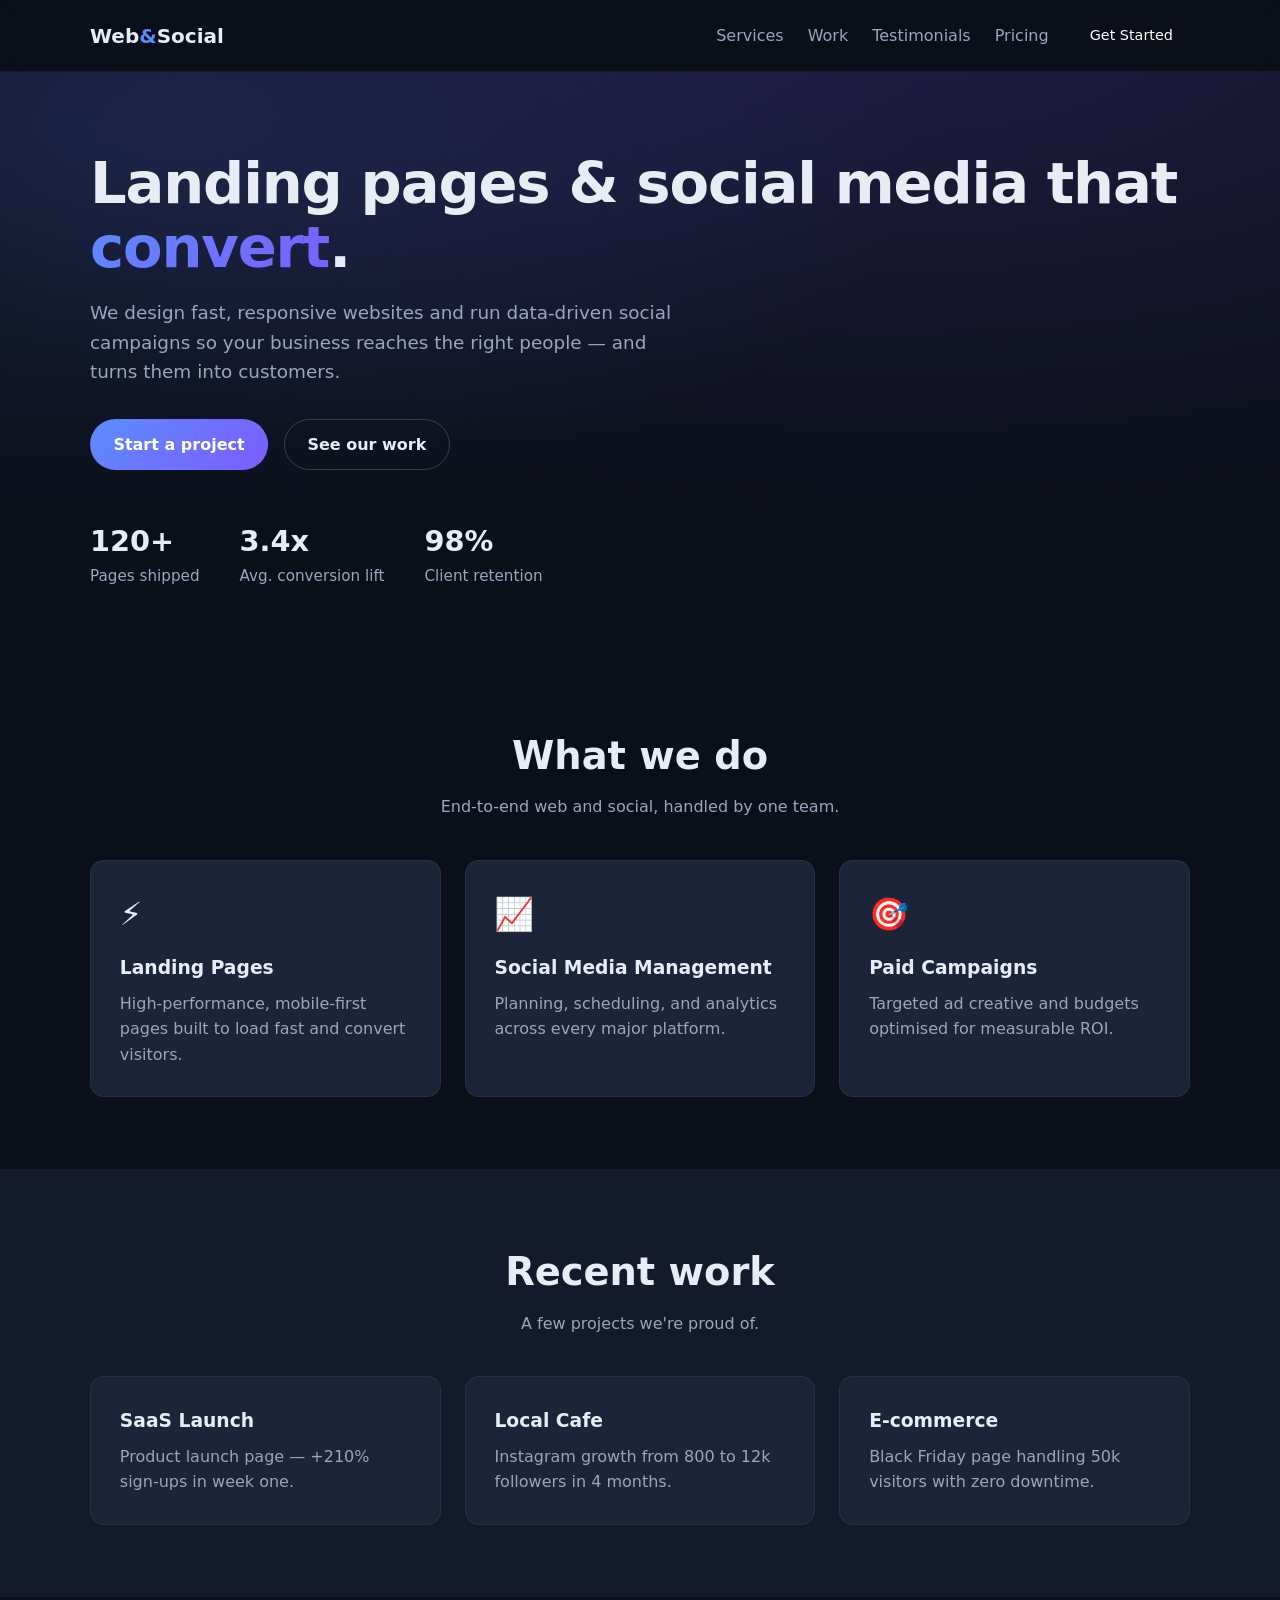
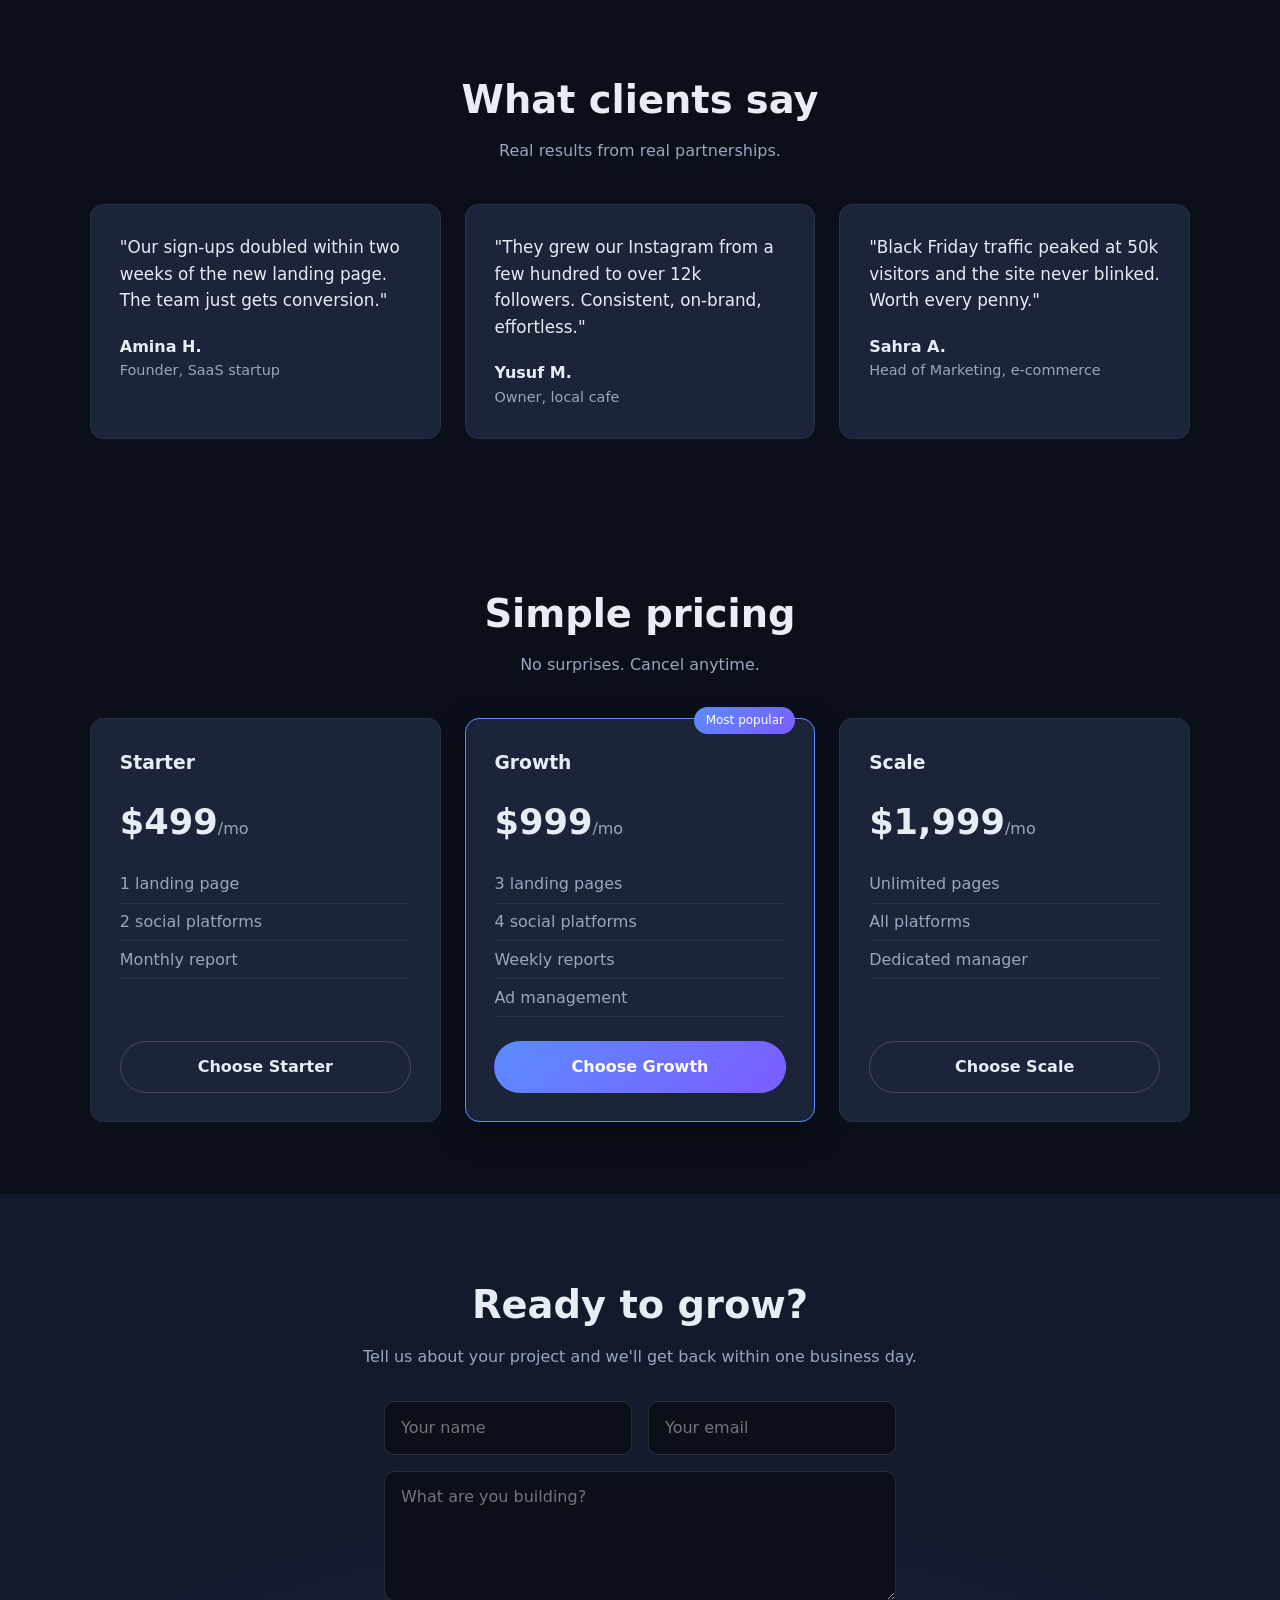
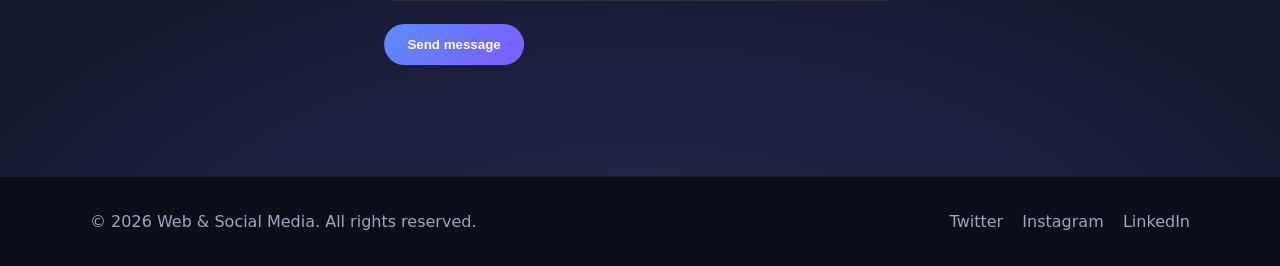
<file: landing-pages/index.html>
<!DOCTYPE html>
<html lang="en">
<head>
  <meta charset="UTF-8" />
  <meta name="viewport" content="width=device-width, initial-scale=1.0" />
  <meta name="description" content="We build high-converting landing pages and manage social media so your brand grows online." />
  <title>Web &amp; Social Media — Grow Your Brand Online</title>
  <link rel="preconnect" href="https://fonts.googleapis.com" />
  <link rel="stylesheet" href="css/styles.css" />
</head>
<body>
  <header class="site-header">
    <nav class="nav container">
      <a href="#" class="logo">Web<span>&amp;</span>Social</a>
      <button class="nav-toggle" aria-label="Toggle navigation" aria-expanded="false">
        <span></span><span></span><span></span>
      </button>
      <ul class="nav-links">
        <li><a href="#services">Services</a></li>
        <li><a href="#work">Work</a></li>
        <li><a href="#testimonials">Testimonials</a></li>
        <li><a href="#pricing">Pricing</a></li>
        <li><a href="#contact" class="btn btn-sm">Get Started</a></li>
      </ul>
    </nav>
  </header>

  <main>
    <!-- Hero -->
    <section class="hero">
      <div class="container hero-inner">
        <h1 class="hero-title">Landing pages &amp; social media that <span>convert</span>.</h1>
        <p class="hero-subtitle">
          We design fast, responsive websites and run data-driven social campaigns
          so your business reaches the right people — and turns them into customers.
        </p>
        <div class="hero-actions">
          <a href="#contact" class="btn btn-primary">Start a project</a>
          <a href="#work" class="btn btn-ghost">See our work</a>
        </div>
        <dl class="hero-stats">
          <div><dt>120+</dt><dd>Pages shipped</dd></div>
          <div><dt>3.4x</dt><dd>Avg. conversion lift</dd></div>
          <div><dt>98%</dt><dd>Client retention</dd></div>
        </dl>
      </div>
    </section>

    <!-- Services -->
    <section id="services" class="section">
      <div class="container">
        <h2 class="section-title">What we do</h2>
        <p class="section-lead">End-to-end web and social, handled by one team.</p>
        <div class="grid grid-3">
          <article class="card">
            <div class="card-icon">⚡</div>
            <h3>Landing Pages</h3>
            <p>High-performance, mobile-first pages built to load fast and convert visitors.</p>
          </article>
          <article class="card">
            <div class="card-icon">📈</div>
            <h3>Social Media Management</h3>
            <p>Planning, scheduling, and analytics across every major platform.</p>
          </article>
          <article class="card">
            <div class="card-icon">🎯</div>
            <h3>Paid Campaigns</h3>
            <p>Targeted ad creative and budgets optimised for measurable ROI.</p>
          </article>
        </div>
      </div>
    </section>

    <!-- Work -->
    <section id="work" class="section section-alt">
      <div class="container">
        <h2 class="section-title">Recent work</h2>
        <p class="section-lead">A few projects we're proud of.</p>
        <div class="grid grid-3">
          <article class="work-item"><h3>SaaS Launch</h3><p>Product launch page — +210% sign-ups in week one.</p></article>
          <article class="work-item"><h3>Local Cafe</h3><p>Instagram growth from 800 to 12k followers in 4 months.</p></article>
          <article class="work-item"><h3>E-commerce</h3><p>Black Friday page handling 50k visitors with zero downtime.</p></article>
        </div>
      </div>
    </section>

    <!-- Testimonials -->
    <section id="testimonials" class="section">
      <div class="container">
        <h2 class="section-title">What clients say</h2>
        <p class="section-lead">Real results from real partnerships.</p>
        <div class="grid grid-3">
          <figure class="testimonial">
            <blockquote>"Our sign-ups doubled within two weeks of the new landing page. The team just gets conversion."</blockquote>
            <figcaption><strong>Amina H.</strong><span>Founder, SaaS startup</span></figcaption>
          </figure>
          <figure class="testimonial">
            <blockquote>"They grew our Instagram from a few hundred to over 12k followers. Consistent, on-brand, effortless."</blockquote>
            <figcaption><strong>Yusuf M.</strong><span>Owner, local cafe</span></figcaption>
          </figure>
          <figure class="testimonial">
            <blockquote>"Black Friday traffic peaked at 50k visitors and the site never blinked. Worth every penny."</blockquote>
            <figcaption><strong>Sahra A.</strong><span>Head of Marketing, e-commerce</span></figcaption>
          </figure>
        </div>
      </div>
    </section>

    <!-- Pricing -->
    <section id="pricing" class="section">
      <div class="container">
        <h2 class="section-title">Simple pricing</h2>
        <p class="section-lead">No surprises. Cancel anytime.</p>
        <div class="grid grid-3">
          <article class="price-card">
            <h3>Starter</h3>
            <p class="price">$499<span>/mo</span></p>
            <ul><li>1 landing page</li><li>2 social platforms</li><li>Monthly report</li></ul>
            <a href="#contact" class="btn btn-ghost">Choose Starter</a>
          </article>
          <article class="price-card featured">
            <span class="badge">Most popular</span>
            <h3>Growth</h3>
            <p class="price">$999<span>/mo</span></p>
            <ul><li>3 landing pages</li><li>4 social platforms</li><li>Weekly reports</li><li>Ad management</li></ul>
            <a href="#contact" class="btn btn-primary">Choose Growth</a>
          </article>
          <article class="price-card">
            <h3>Scale</h3>
            <p class="price">$1,999<span>/mo</span></p>
            <ul><li>Unlimited pages</li><li>All platforms</li><li>Dedicated manager</li></ul>
            <a href="#contact" class="btn btn-ghost">Choose Scale</a>
          </article>
        </div>
      </div>
    </section>

    <!-- Contact / CTA -->
    <section id="contact" class="cta">
      <div class="container cta-inner">
        <h2>Ready to grow?</h2>
        <p>Tell us about your project and we'll get back within one business day.</p>
        <form class="contact-form" novalidate>
          <div class="form-row">
            <input type="text" name="name" placeholder="Your name" required />
            <input type="email" name="email" placeholder="Your email" required />
          </div>
          <textarea name="message" rows="4" placeholder="What are you building?" required></textarea>
          <button type="submit" class="btn btn-primary">Send message</button>
          <p class="form-status" role="status" aria-live="polite"></p>
        </form>
      </div>
    </section>
  </main>

  <footer class="site-footer">
    <div class="container footer-inner">
      <p>&copy; <span id="year"></span> Web &amp; Social Media. All rights reserved.</p>
      <ul class="social">
        <li><a href="#" aria-label="Twitter">Twitter</a></li>
        <li><a href="#" aria-label="Instagram">Instagram</a></li>
        <li><a href="#" aria-label="LinkedIn">LinkedIn</a></li>
      </ul>
    </div>
  </footer>

  <script src="js/main.js"></script>
</body>
</html>
</file>
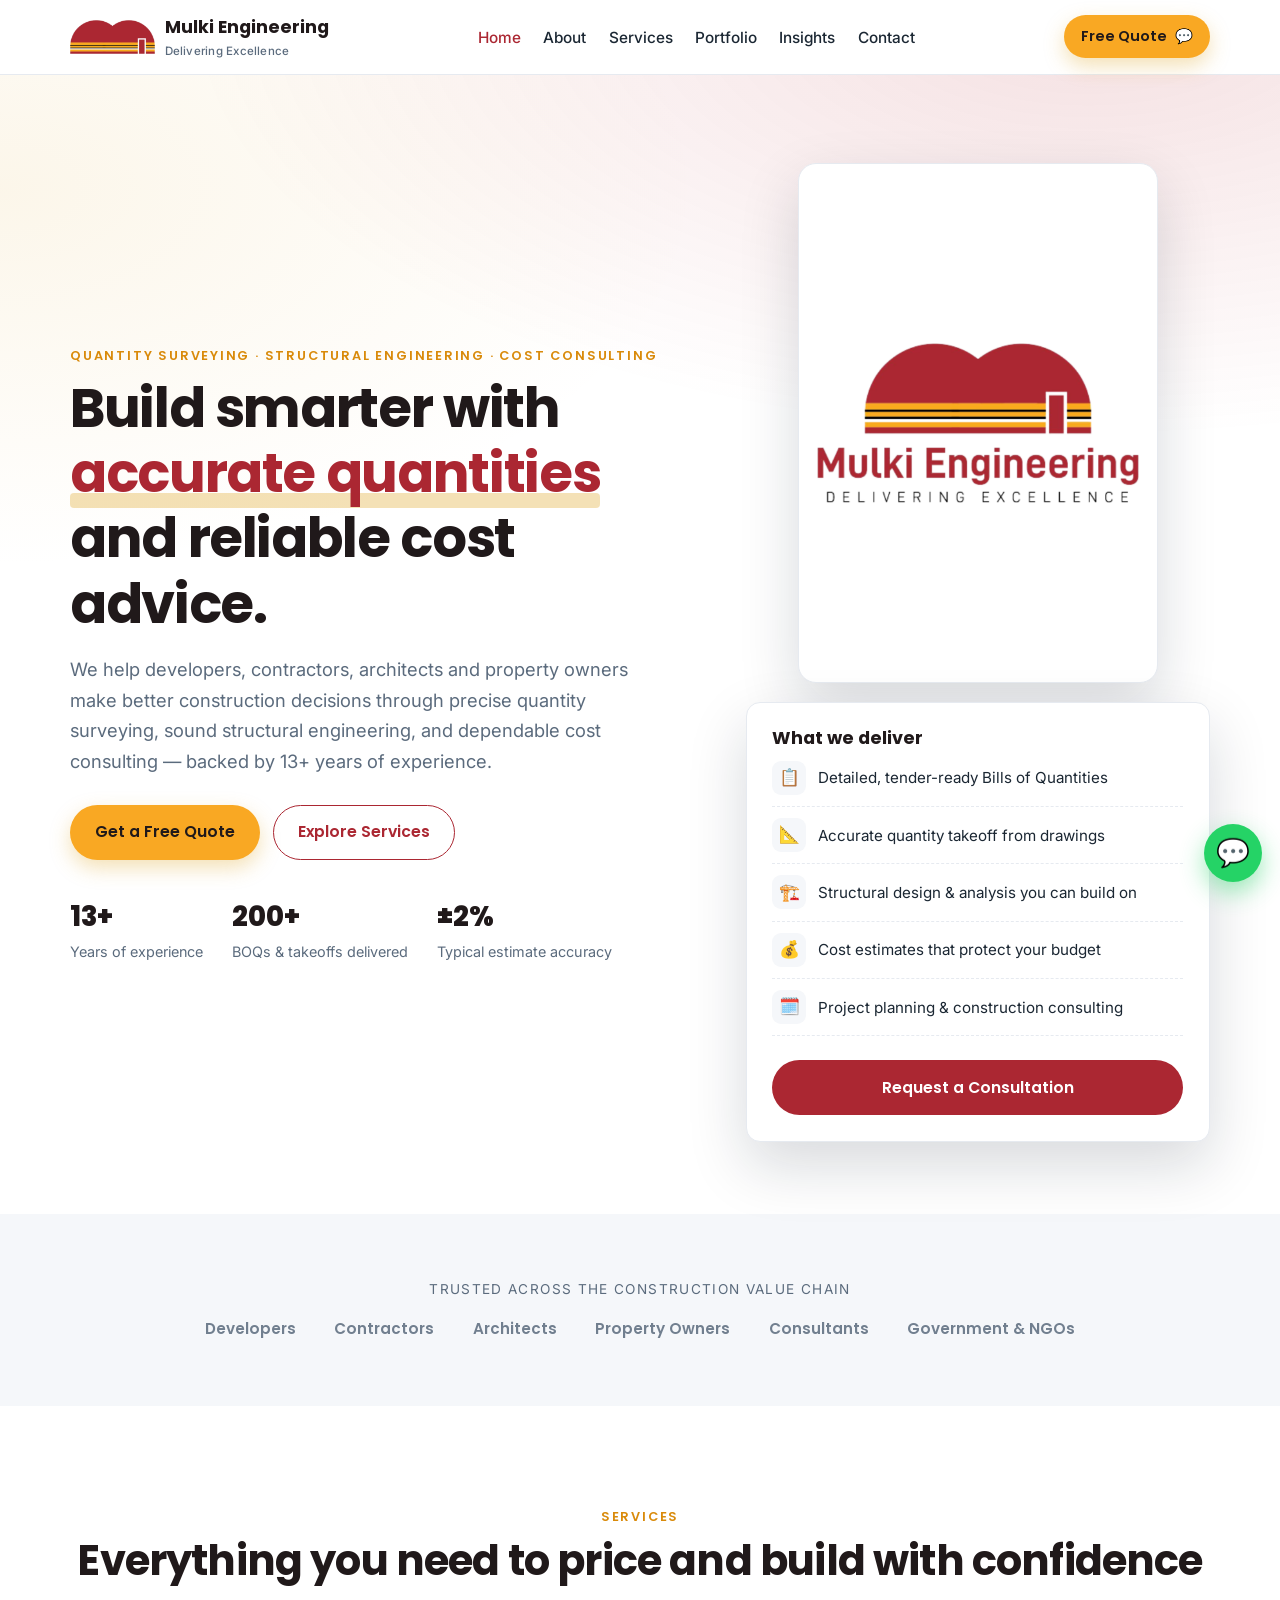
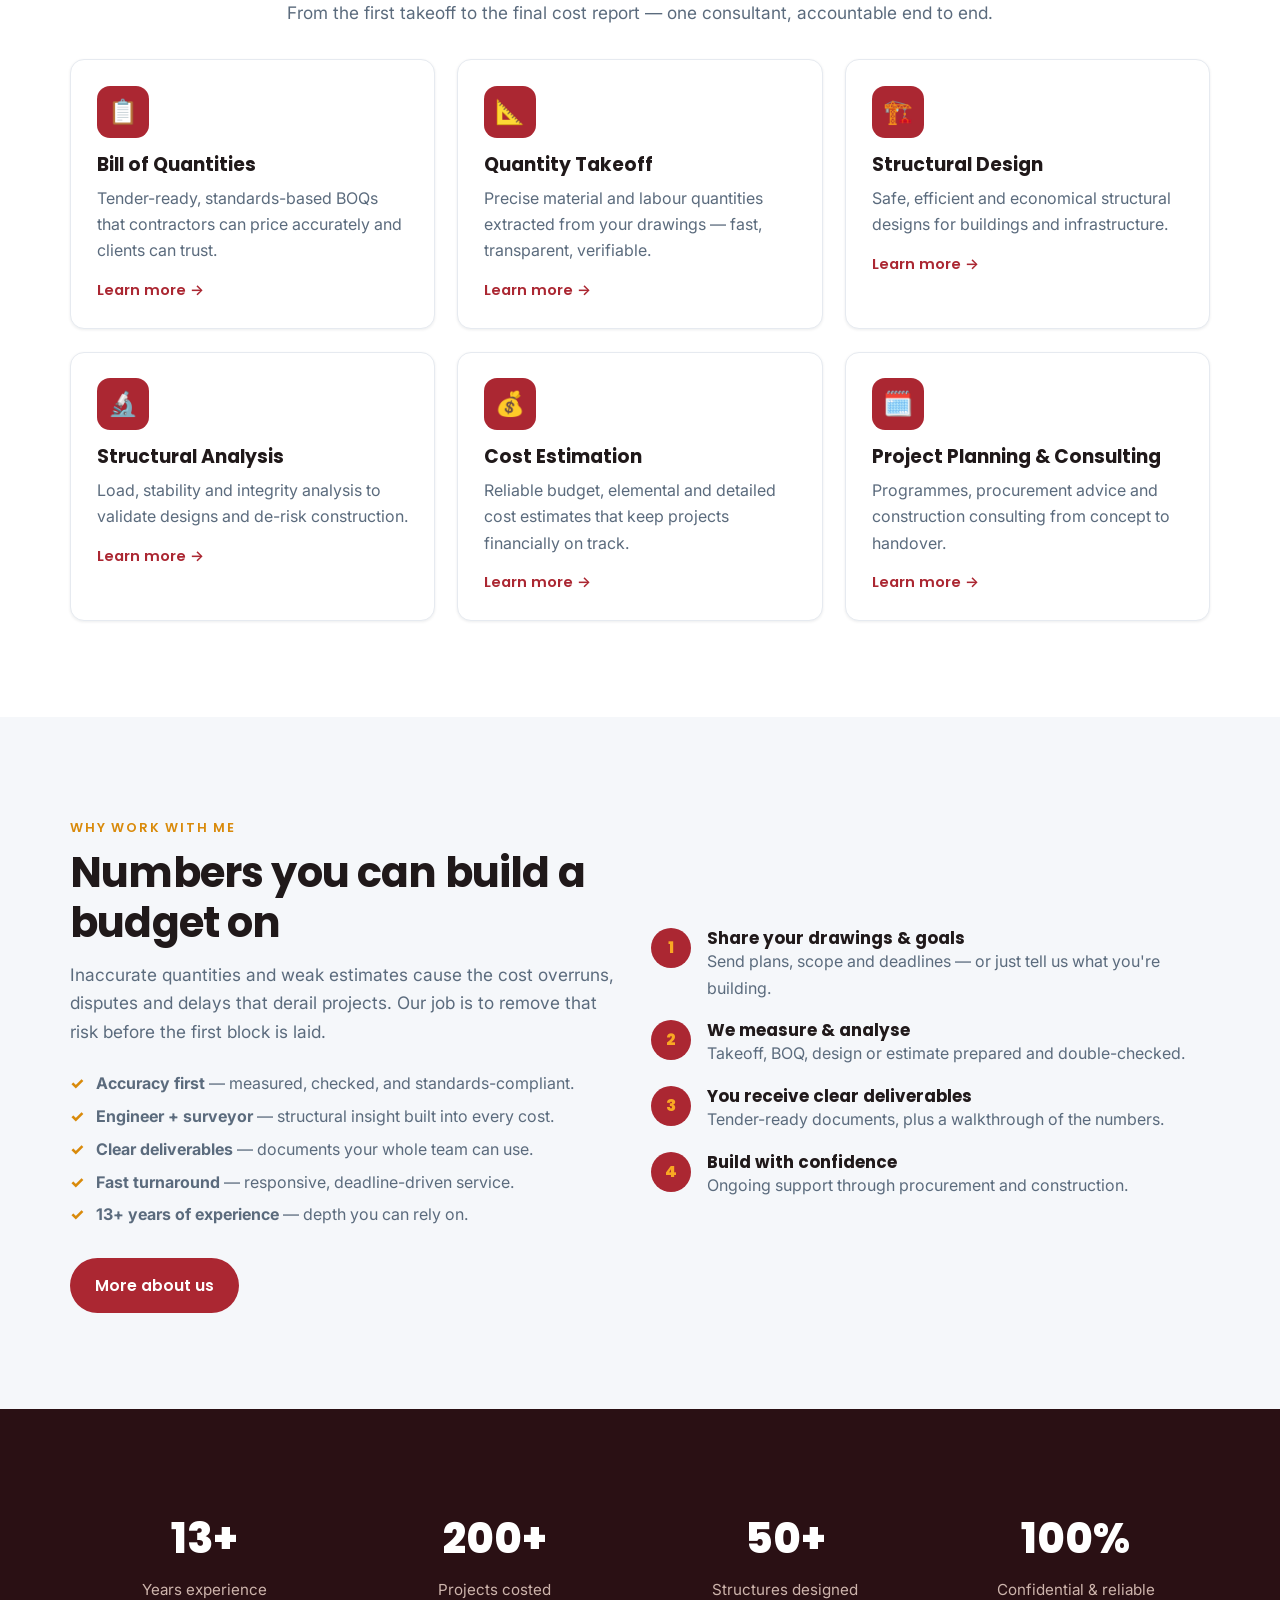
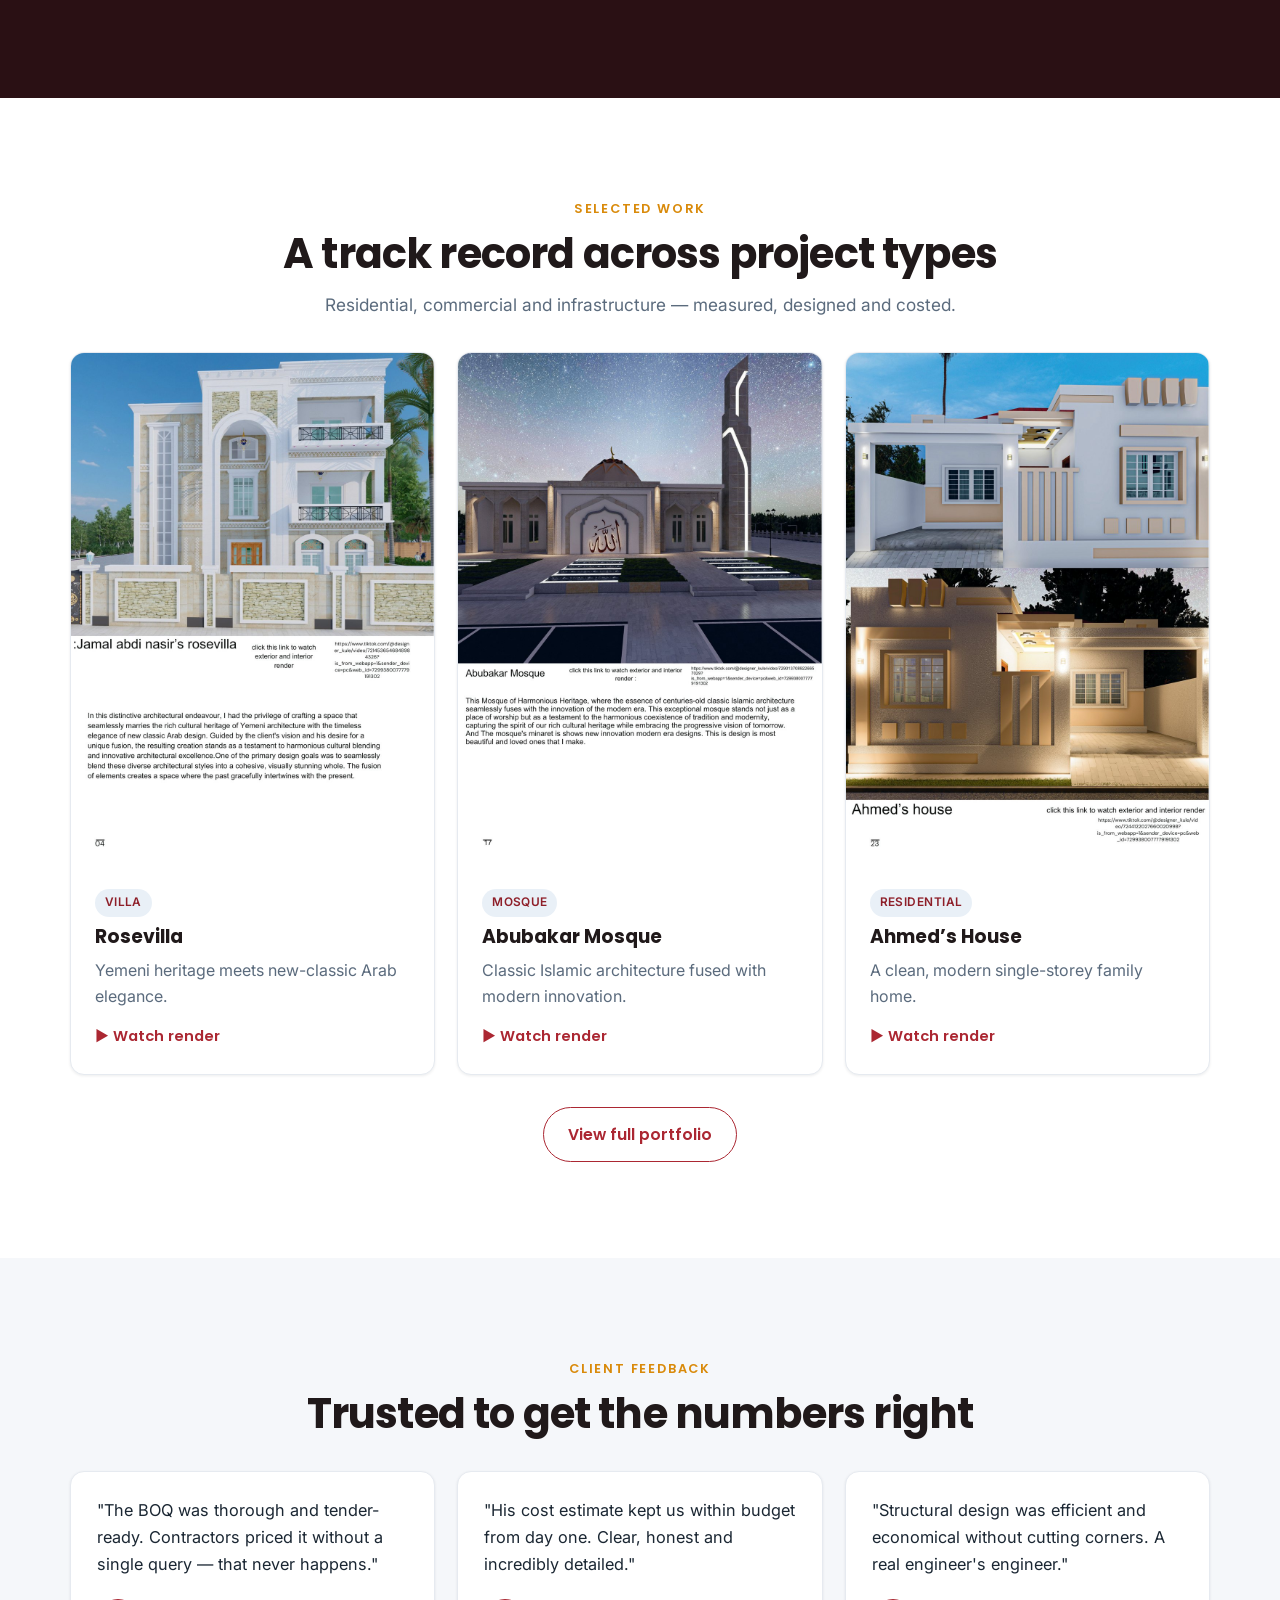
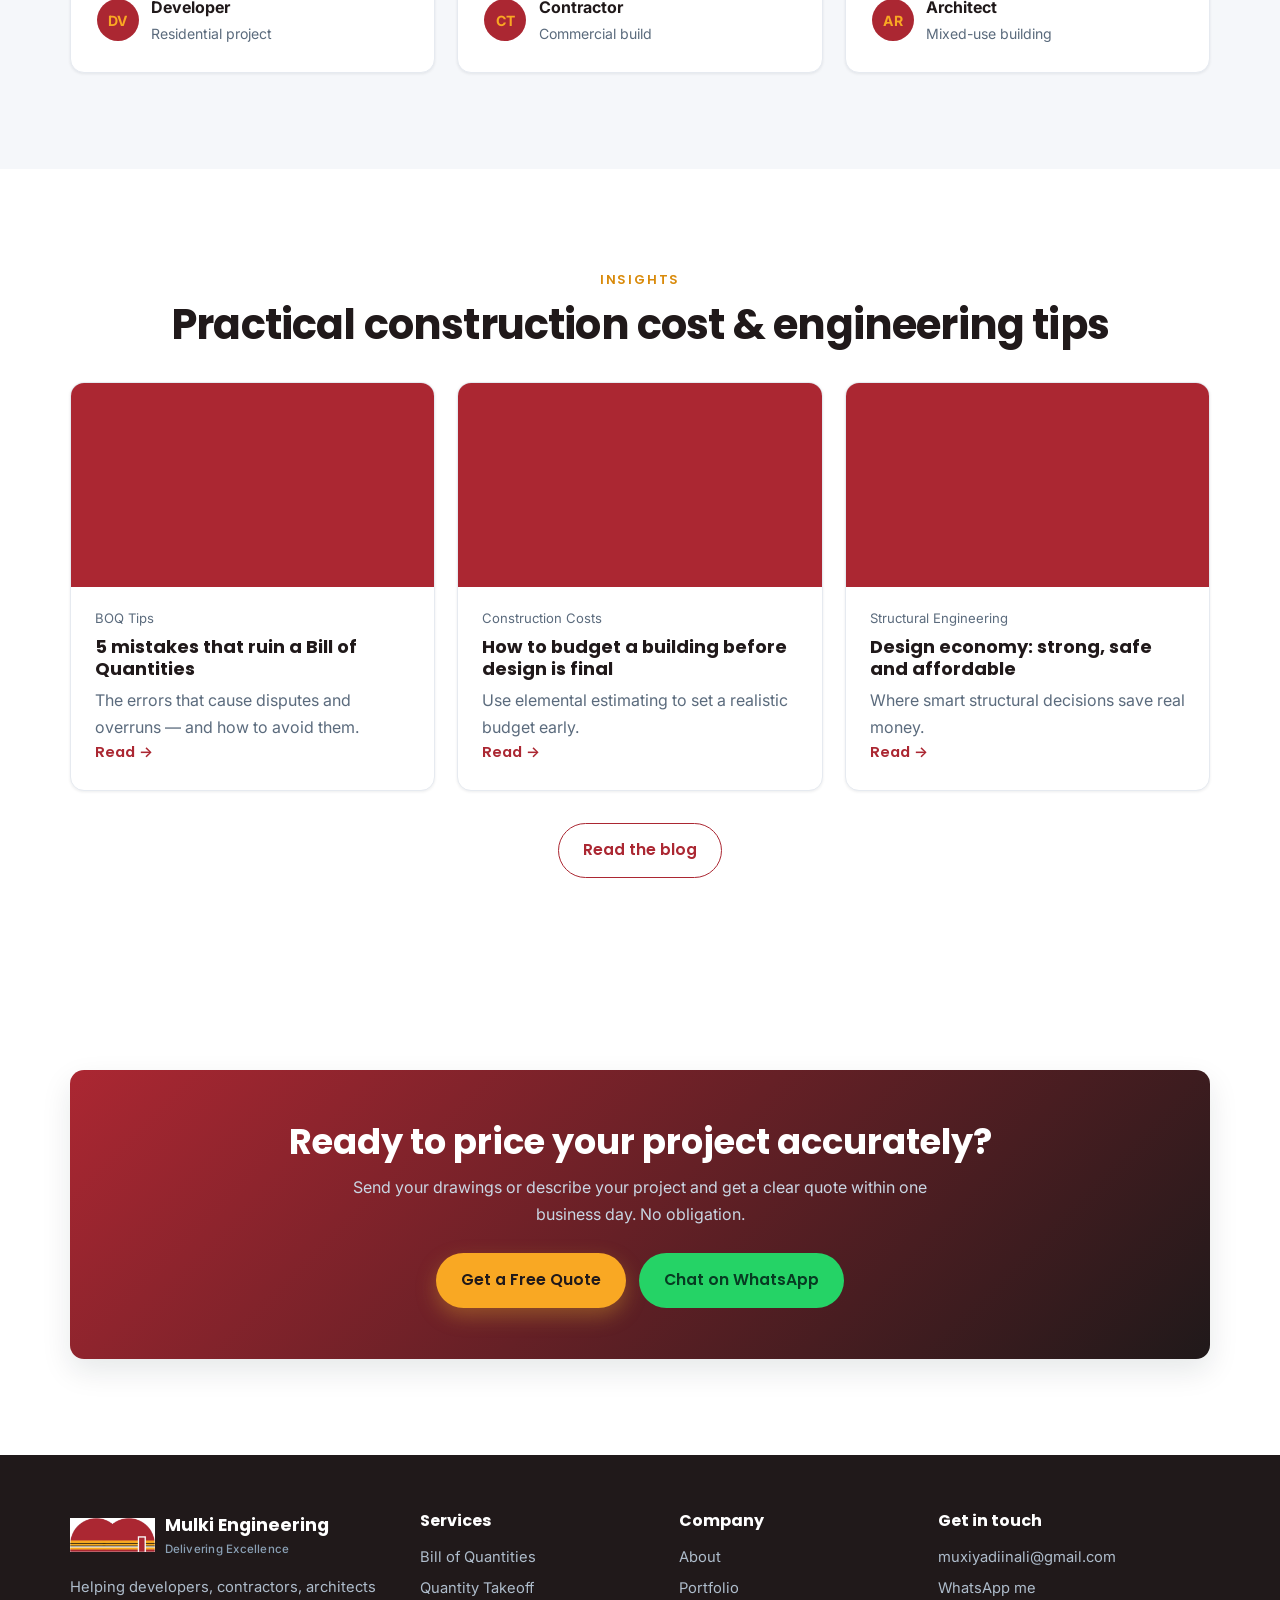
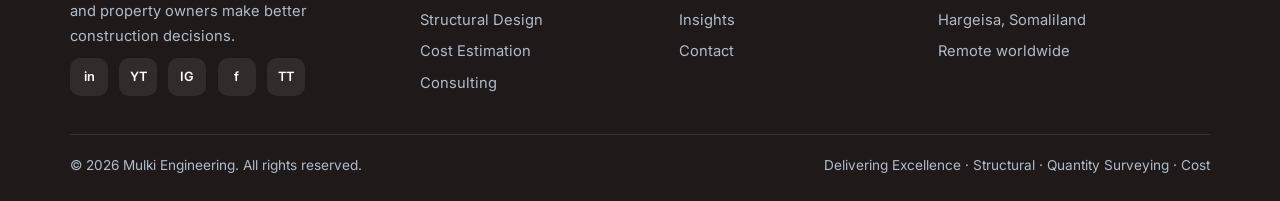
<file: website/index.html>
<!DOCTYPE html>
<html lang="en">
<head>
  <meta charset="UTF-8" />
  <meta name="viewport" content="width=device-width, initial-scale=1.0" />
  <title>Mulki Engineering | BOQ, Quantity Surveying & Structural Engineering Consultant</title>
  <meta name="description" content="Accurate Bill of Quantities, quantity takeoff, structural design & construction cost consulting. 13+ years helping developers, contractors & architects build smarter. Get a free quote." />
  <meta name="keywords" content="bill of quantities, BOQ, quantity takeoff, quantity surveyor, structural engineer, construction cost estimation, cost consultant, structural design, structural analysis" />
  <meta name="author" content="Mulki Engineering" />
  <link rel="canonical" href="https://muhyadiin.github.io/Web-Social-Media-/" />
  <meta name="theme-color" content="#ab2732" />
  <link rel="icon" type="image/png" href="assets/favicon-512.png" />
  <link rel="apple-touch-icon" href="assets/apple-touch-icon.png" />

  <!-- Open Graph -->
  <meta property="og:type" content="website" />
  <meta property="og:title" content="Mulki Engineering | Quantity Surveying & Structural Engineering" />
  <meta property="og:description" content="Accurate BOQ, quantity takeoff, structural design & cost consulting. 13+ years of experience. Make better construction decisions." />
  <meta property="og:url" content="https://muhyadiin.github.io/Web-Social-Media-/" />
  <meta property="og:image" content="https://muhyadiin.github.io/Web-Social-Media-/assets/jamal-villa.jpg" />
  <meta property="og:site_name" content="Mulki Engineering" />

  <!-- Twitter -->
  <meta name="twitter:card" content="summary_large_image" />
  <meta name="twitter:title" content="Mulki Engineering | Quantity Surveying & Structural Engineering" />
  <meta name="twitter:description" content="Accurate BOQ, quantity takeoff, structural design & cost consulting. 13+ years of experience." />
  <meta name="twitter:image" content="https://muhyadiin.github.io/Web-Social-Media-/assets/jamal-villa.jpg" />

  <link rel="manifest" href="site.webmanifest" />
  <link rel="preconnect" href="https://fonts.googleapis.com" />
  <link rel="preconnect" href="https://fonts.gstatic.com" crossorigin />
  <link rel="stylesheet" href="https://fonts.googleapis.com/css2?family=Inter:wght@400;500;600&family=Poppins:wght@600;700;800&display=swap" />
  <link rel="stylesheet" href="css/styles.css" />

  <!-- Structured data: Person + Professional Service -->
  <script type="application/ld+json">
  {
    "@context": "https://schema.org",
    "@type": "ProfessionalService",
    "name": "Mulki Engineering — Quantity Surveying & Structural Engineering",
    "image": "https://muhyadiin.github.io/Web-Social-Media-/assets/jamal-villa.jpg",
    "url": "https://muhyadiin.github.io/Web-Social-Media-/",
    "email": "muxiyadiinali@gmail.com",
    "priceRange": "$$",
    "areaServed": "Worldwide (remote) & Hargeisa, Somaliland",
    "address": { "@type": "PostalAddress", "addressLocality": "Hargeisa", "addressCountry": "Somaliland" },
    "founder": {
      "@type": "Person",
      "name": "Mulki Engineering",
      "jobTitle": "Structural Engineer & Quantity Surveyor",
      "description": "Structural engineer, quantity surveyor and construction cost consultant with 13+ years of experience."
    },
    "makesOffer": [
      { "@type": "Offer", "itemOffered": { "@type": "Service", "name": "Bill of Quantities (BOQ)" } },
      { "@type": "Offer", "itemOffered": { "@type": "Service", "name": "Quantity Takeoff" } },
      { "@type": "Offer", "itemOffered": { "@type": "Service", "name": "Structural Design & Analysis" } },
      { "@type": "Offer", "itemOffered": { "@type": "Service", "name": "Construction Cost Estimation & Consulting" } }
    ]
  }
  </script>
</head>
<body>
  <!-- ===== Header ===== -->
  <header class="site-header">
    <nav class="nav container" aria-label="Primary">
      <a href="index.html" class="brand">
        <span class="mark"><img src="assets/logo-emblem.png" alt="Mulki Engineering" /></span>
        <span>Mulki Engineering<small>Delivering Excellence</small></span>
      </a>
      <button class="nav-toggle" aria-label="Toggle menu" aria-expanded="false"><span></span><span></span><span></span></button>
      <ul class="nav-links">
        <li><a href="index.html">Home</a></li>
        <li><a href="about.html">About</a></li>
        <li><a href="services.html">Services</a></li>
        <li><a href="portfolio.html">Portfolio</a></li>
        <li><a href="blog.html">Insights</a></li>
        <li><a href="contact.html">Contact</a></li>
      </ul>
      <div class="nav-cta">
        <a class="btn btn-primary btn-sm js-wa" data-msg="Hello Mulki Engineering, I'd like a free quote.">
          <span class="btn-text">Free Quote</span> 💬
        </a>
      </div>
    </nav>
  </header>

  <main>
    <!-- ===== Hero ===== -->
    <section class="hero">
      <div class="container hero-grid">
        <div data-reveal>
          <span class="eyebrow">Quantity Surveying · Structural Engineering · Cost Consulting</span>
          <h1>Build smarter with <span class="hl">accurate quantities</span> and reliable cost advice.</h1>
          <p class="lead">
            We help developers, contractors, architects and property owners make better
            construction decisions through precise quantity surveying, sound structural
            engineering, and dependable cost consulting — backed by 13+ years of experience.
          </p>
          <div class="hero-actions">
            <a href="contact.html" class="btn btn-primary">Get a Free Quote</a>
            <a href="services.html" class="btn btn-outline">Explore Services</a>
          </div>
          <dl class="hero-trust">
            <div class="stat"><dt>13+</dt><dd>Years of experience</dd></div>
            <div class="stat"><dt>200+</dt><dd>BOQs & takeoffs delivered</dd></div>
            <div class="stat"><dt>±2%</dt><dd>Typical estimate accuracy</dd></div>
          </dl>
        </div>
        <div class="hero-right" data-reveal>
          <img class="portrait" src="assets/logo-mulki.png" style="object-fit:contain;background:#fff;padding:1.1rem" width="420" height="520"
               alt="Mulki Engineering — Structural Engineer & Quantity Surveyor"
               onerror="this.style.display='none'" />
          <aside class="hero-card">
            <h3>What we deliver</h3>
            <div class="row"><span class="ic">📋</span><span>Detailed, tender-ready Bills of Quantities</span></div>
            <div class="row"><span class="ic">📐</span><span>Accurate quantity takeoff from drawings</span></div>
            <div class="row"><span class="ic">🏗️</span><span>Structural design & analysis you can build on</span></div>
            <div class="row"><span class="ic">💰</span><span>Cost estimates that protect your budget</span></div>
            <div class="row"><span class="ic">🗓️</span><span>Project planning & construction consulting</span></div>
            <a href="contact.html" class="btn btn-dark btn-block mt-3">Request a Consultation</a>
          </aside>
        </div>
      </div>
    </section>

    <!-- ===== Credibility strip ===== -->
    <section class="section-sm band-soft">
      <div class="container">
        <p class="center" style="color:var(--muted); font-size:.85rem; letter-spacing:.1em; text-transform:uppercase; margin-bottom:1rem;">Trusted across the construction value chain</p>
        <div class="cred">
          <span class="item">Developers</span>
          <span class="item">Contractors</span>
          <span class="item">Architects</span>
          <span class="item">Property Owners</span>
          <span class="item">Consultants</span>
          <span class="item">Government & NGOs</span>
        </div>
      </div>
    </section>

    <!-- ===== Services ===== -->
    <section class="section" id="services">
      <div class="container">
        <div class="center">
          <span class="eyebrow">Services</span>
          <h2 class="section-title">Everything you need to price and build with confidence</h2>
          <p class="section-lead">From the first takeoff to the final cost report — one consultant, accountable end to end.</p>
        </div>
        <div class="grid grid-3 mt-4">
          <article class="card" data-reveal><div class="ic">📋</div><h3>Bill of Quantities</h3><p>Tender-ready, standards-based BOQs that contractors can price accurately and clients can trust.</p><a class="more" href="services.html#boq">Learn more →</a></article>
          <article class="card" data-reveal><div class="ic">📐</div><h3>Quantity Takeoff</h3><p>Precise material and labour quantities extracted from your drawings — fast, transparent, verifiable.</p><a class="more" href="services.html#takeoff">Learn more →</a></article>
          <article class="card" data-reveal><div class="ic">🏗️</div><h3>Structural Design</h3><p>Safe, efficient and economical structural designs for buildings and infrastructure.</p><a class="more" href="services.html#design">Learn more →</a></article>
          <article class="card" data-reveal><div class="ic">🔬</div><h3>Structural Analysis</h3><p>Load, stability and integrity analysis to validate designs and de-risk construction.</p><a class="more" href="services.html#analysis">Learn more →</a></article>
          <article class="card" data-reveal><div class="ic">💰</div><h3>Cost Estimation</h3><p>Reliable budget, elemental and detailed cost estimates that keep projects financially on track.</p><a class="more" href="services.html#cost">Learn more →</a></article>
          <article class="card" data-reveal><div class="ic">🗓️</div><h3>Project Planning &amp; Consulting</h3><p>Programmes, procurement advice and construction consulting from concept to handover.</p><a class="more" href="services.html#consulting">Learn more →</a></article>
        </div>
      </div>
    </section>

    <!-- ===== Value proposition ===== -->
    <section class="section band-soft">
      <div class="container grid grid-2" style="align-items:center;">
        <div data-reveal>
          <span class="eyebrow">Why work with me</span>
          <h2 class="section-title">Numbers you can build a budget on</h2>
          <p class="section-lead">Inaccurate quantities and weak estimates cause the cost overruns, disputes and delays that derail projects. Our job is to remove that risk before the first block is laid.</p>
          <ul class="ticks mt-3">
            <li><strong>Accuracy first</strong> — measured, checked, and standards-compliant.</li>
            <li><strong>Engineer + surveyor</strong> — structural insight built into every cost.</li>
            <li><strong>Clear deliverables</strong> — documents your whole team can use.</li>
            <li><strong>Fast turnaround</strong> — responsive, deadline-driven service.</li>
            <li><strong>13+ years of experience</strong> — depth you can rely on.</li>
          </ul>
          <a href="about.html" class="btn btn-dark mt-3">More about us</a>
        </div>
        <div data-reveal>
          <div class="steps">
            <div class="step"><span class="n"></span><div><h4>Share your drawings &amp; goals</h4><p>Send plans, scope and deadlines — or just tell us what you're building.</p></div></div>
            <div class="step"><span class="n"></span><div><h4>We measure &amp; analyse</h4><p>Takeoff, BOQ, design or estimate prepared and double-checked.</p></div></div>
            <div class="step"><span class="n"></span><div><h4>You receive clear deliverables</h4><p>Tender-ready documents, plus a walkthrough of the numbers.</p></div></div>
            <div class="step"><span class="n"></span><div><h4>Build with confidence</h4><p>Ongoing support through procurement and construction.</p></div></div>
          </div>
        </div>
      </div>
    </section>

    <!-- ===== Stats band ===== -->
    <section class="section band-dark">
      <div class="container">
        <dl class="stats">
          <div class="stat"><dt>13+</dt><dd>Years experience</dd></div>
          <div class="stat"><dt>200+</dt><dd>Projects costed</dd></div>
          <div class="stat"><dt>50+</dt><dd>Structures designed</dd></div>
          <div class="stat"><dt>100%</dt><dd>Confidential &amp; reliable</dd></div>
        </dl>
      </div>
    </section>

    <!-- ===== Portfolio preview ===== -->
    <section class="section">
      <div class="container">
        <div class="center">
          <span class="eyebrow">Selected work</span>
          <h2 class="section-title">A track record across project types</h2>
          <p class="section-lead">Residential, commercial and infrastructure — measured, designed and costed.</p>
        </div>
        <div class="grid grid-3 mt-4">
          <article class="card work-card" data-reveal><a href="https://www.tiktok.com/@designer_kule/video/7214536546848984326" target="_blank" rel="noopener"><img class="proj-img" src="assets/jamal-villa.jpg" alt="Jamal Abdi Nasir's Rosevilla" loading="lazy"></a><div class="body"><span class="tag">Villa</span><h3>Rosevilla</h3><p>Yemeni heritage meets new-classic Arab elegance.</p><a class="more" href="https://www.tiktok.com/@designer_kule/video/7214536546848984326" target="_blank" rel="noopener">&#9654; Watch render</a></div></article><article class="card work-card" data-reveal><a href="https://www.tiktok.com/@designer_kule/video/7290137089226657029" target="_blank" rel="noopener"><img class="proj-img" src="assets/abubakar-mosque.jpg" alt="Abubakar Mosque" loading="lazy"></a><div class="body"><span class="tag">Mosque</span><h3>Abubakar Mosque</h3><p>Classic Islamic architecture fused with modern innovation.</p><a class="more" href="https://www.tiktok.com/@designer_kule/video/7290137089226657029" target="_blank" rel="noopener">&#9654; Watch render</a></div></article><article class="card work-card" data-reveal><a href="https://www.tiktok.com/@designer_kule/video/7244122027660020998" target="_blank" rel="noopener"><img class="proj-img" src="assets/ahmed-house.jpg" alt="Ahmed's House" loading="lazy"></a><div class="body"><span class="tag">Residential</span><h3>Ahmed&rsquo;s House</h3><p>A clean, modern single-storey family home.</p><a class="more" href="https://www.tiktok.com/@designer_kule/video/7244122027660020998" target="_blank" rel="noopener">&#9654; Watch render</a></div></article>
        </div>
        <div class="center mt-4"><a href="portfolio.html" class="btn btn-outline">View full portfolio</a></div>
      </div>
    </section>

    <!-- ===== Testimonials ===== -->
    <section class="section band-soft">
      <div class="container">
        <div class="center"><span class="eyebrow">Client feedback</span><h2 class="section-title">Trusted to get the numbers right</h2></div>
        <div class="grid grid-3 mt-4">
          <figure class="quote" data-reveal><blockquote>"The BOQ was thorough and tender-ready. Contractors priced it without a single query — that never happens."</blockquote><div class="who"><span class="av">DV</span><div><strong>Developer</strong><span>Residential project</span></div></div></figure>
          <figure class="quote" data-reveal><blockquote>"His cost estimate kept us within budget from day one. Clear, honest and incredibly detailed."</blockquote><div class="who"><span class="av">CT</span><div><strong>Contractor</strong><span>Commercial build</span></div></div></figure>
          <figure class="quote" data-reveal><blockquote>"Structural design was efficient and economical without cutting corners. A real engineer's engineer."</blockquote><div class="who"><span class="av">AR</span><div><strong>Architect</strong><span>Mixed-use building</span></div></div></figure>
        </div>
      </div>
    </section>

    <!-- ===== Blog preview ===== -->
    <section class="section">
      <div class="container">
        <div class="center"><span class="eyebrow">Insights</span><h2 class="section-title">Practical construction cost &amp; engineering tips</h2></div>
        <div class="grid grid-3 mt-4">
          <article class="card post-card" data-reveal><div class="thumb"></div><div class="body"><p class="meta">BOQ Tips</p><h3>5 mistakes that ruin a Bill of Quantities</h3><p>The errors that cause disputes and overruns — and how to avoid them.</p><a class="more" href="blog.html">Read →</a></div></article>
          <article class="card post-card" data-reveal><div class="thumb"></div><div class="body"><p class="meta">Construction Costs</p><h3>How to budget a building before design is final</h3><p>Use elemental estimating to set a realistic budget early.</p><a class="more" href="blog.html">Read →</a></div></article>
          <article class="card post-card" data-reveal><div class="thumb"></div><div class="body"><p class="meta">Structural Engineering</p><h3>Design economy: strong, safe and affordable</h3><p>Where smart structural decisions save real money.</p><a class="more" href="blog.html">Read →</a></div></article>
        </div>
        <div class="center mt-4"><a href="blog.html" class="btn btn-outline">Read the blog</a></div>
      </div>
    </section>

    <!-- ===== Final CTA ===== -->
    <section class="section">
      <div class="container">
        <div class="cta-band" data-reveal>
          <h2>Ready to price your project accurately?</h2>
          <p>Send your drawings or describe your project and get a clear quote within one business day. No obligation.</p>
          <div class="cta-actions">
            <a href="contact.html" class="btn btn-primary">Get a Free Quote</a>
            <a class="btn btn-wa js-wa">Chat on WhatsApp</a>
          </div>
        </div>
      </div>
    </section>
  </main>

  <!-- ===== Footer ===== -->
  <footer class="site-footer">
    <div class="container">
      <div class="footer-grid">
        <div>
          <div class="brand"><span class="mark"><img src="assets/logo-emblem.png" alt="Mulki Engineering" /></span><span>Mulki Engineering<small>Delivering Excellence</small></span></div>
          <p class="mt-2">Helping developers, contractors, architects and property owners make better construction decisions.</p>
          <div class="footer-social">
            <a href="#" aria-label="LinkedIn">in</a>
            <a href="#" aria-label="YouTube">YT</a>
            <a href="#" aria-label="Instagram">IG</a>
            <a href="#" aria-label="Facebook">f</a>
            <a href="#" aria-label="TikTok">TT</a>
          </div>
        </div>
        <div><h4>Services</h4><ul class="footer-links">
          <li><a href="services.html#boq">Bill of Quantities</a></li>
          <li><a href="services.html#takeoff">Quantity Takeoff</a></li>
          <li><a href="services.html#design">Structural Design</a></li>
          <li><a href="services.html#cost">Cost Estimation</a></li>
          <li><a href="services.html#consulting">Consulting</a></li>
        </ul></div>
        <div><h4>Company</h4><ul class="footer-links">
          <li><a href="about.html">About</a></li>
          <li><a href="portfolio.html">Portfolio</a></li>
          <li><a href="blog.html">Insights</a></li>
          <li><a href="contact.html">Contact</a></li>
        </ul></div>
        <div><h4>Get in touch</h4><ul class="footer-links">
          <li><a class="js-email js-email-text">muxiyadiinali@gmail.com</a></li>
          <li><a class="js-wa">WhatsApp me</a></li>
          <li>Hargeisa, Somaliland</li>
          <li>Remote worldwide</li>
        </ul></div>
      </div>
      <div class="footer-bottom">
        <span>© <span id="year"></span> Mulki Engineering. All rights reserved.</span>
        <span>Delivering Excellence · Structural · Quantity Surveying · Cost</span>
      </div>
    </div>
  </footer>

  <a class="wa-float js-wa" aria-label="Chat on WhatsApp">💬</a>
  <script src="js/main.js"></script>
</body>
</html>
</file>
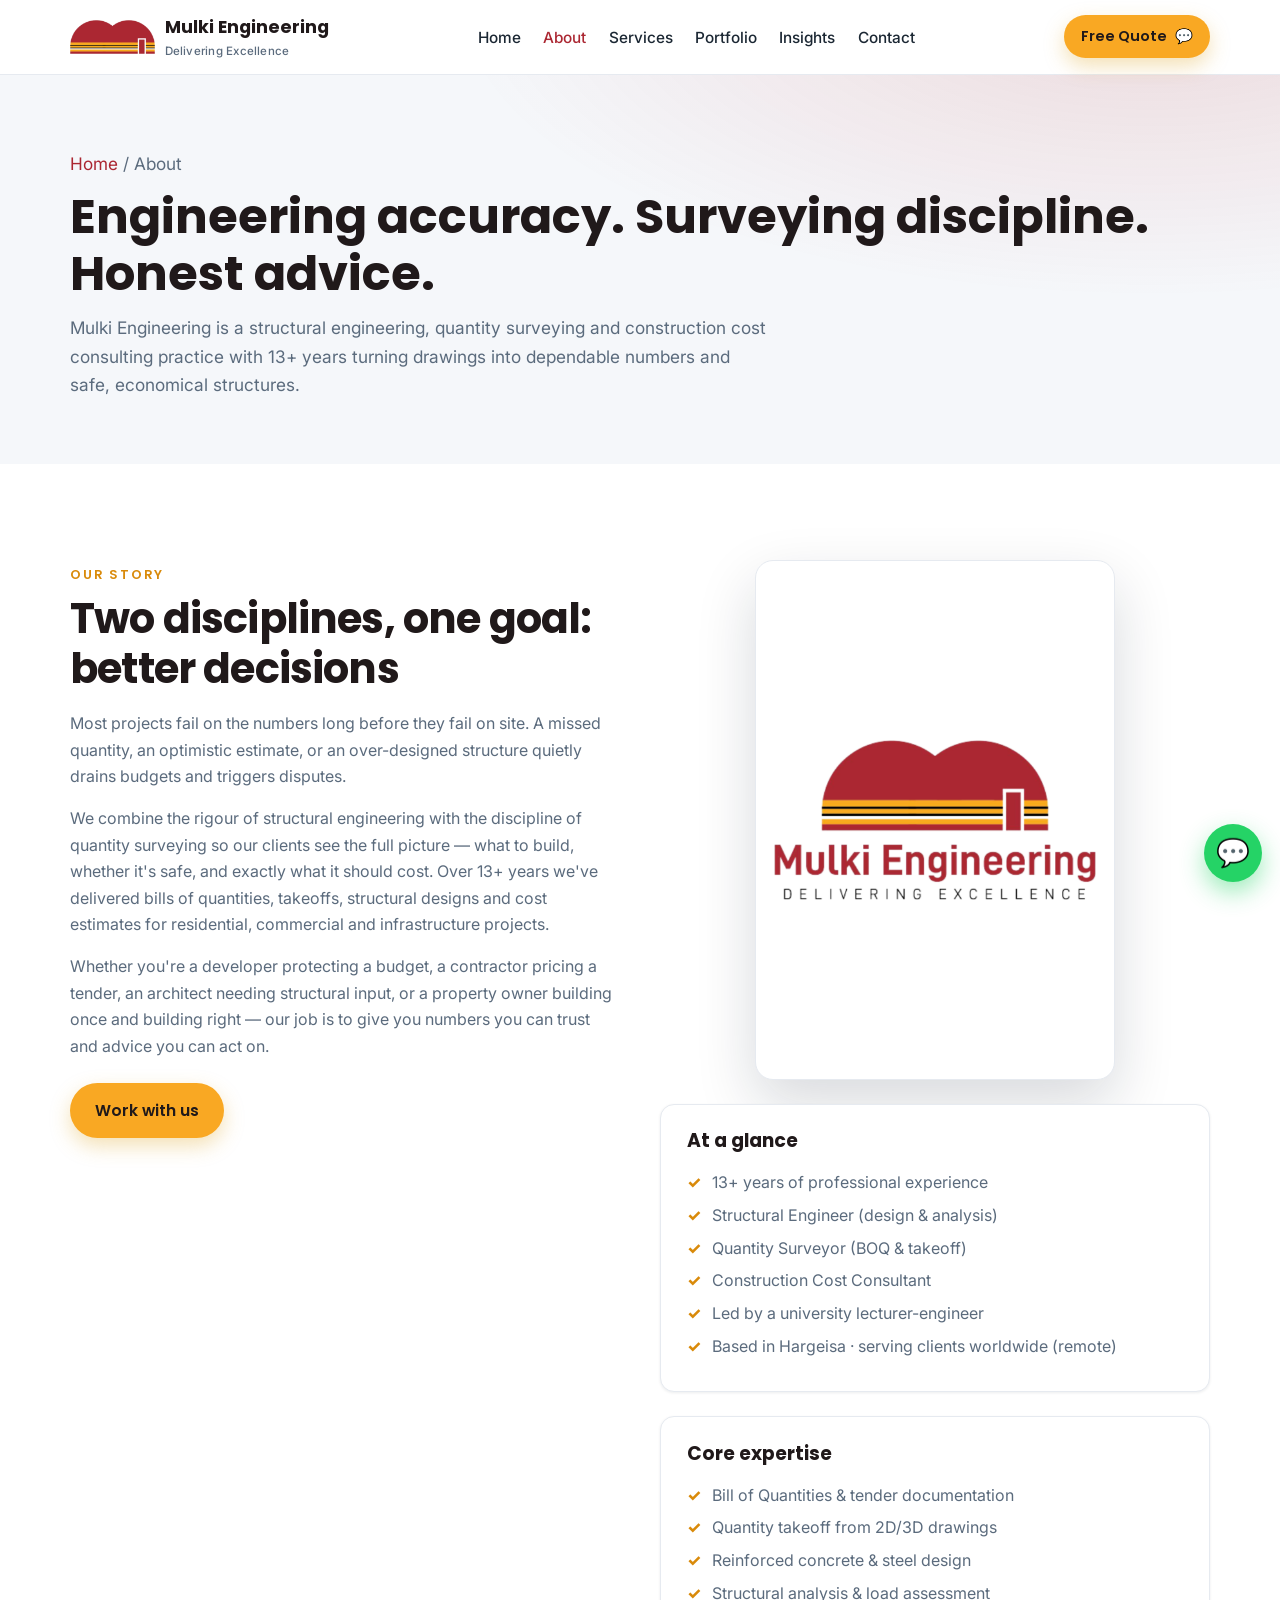
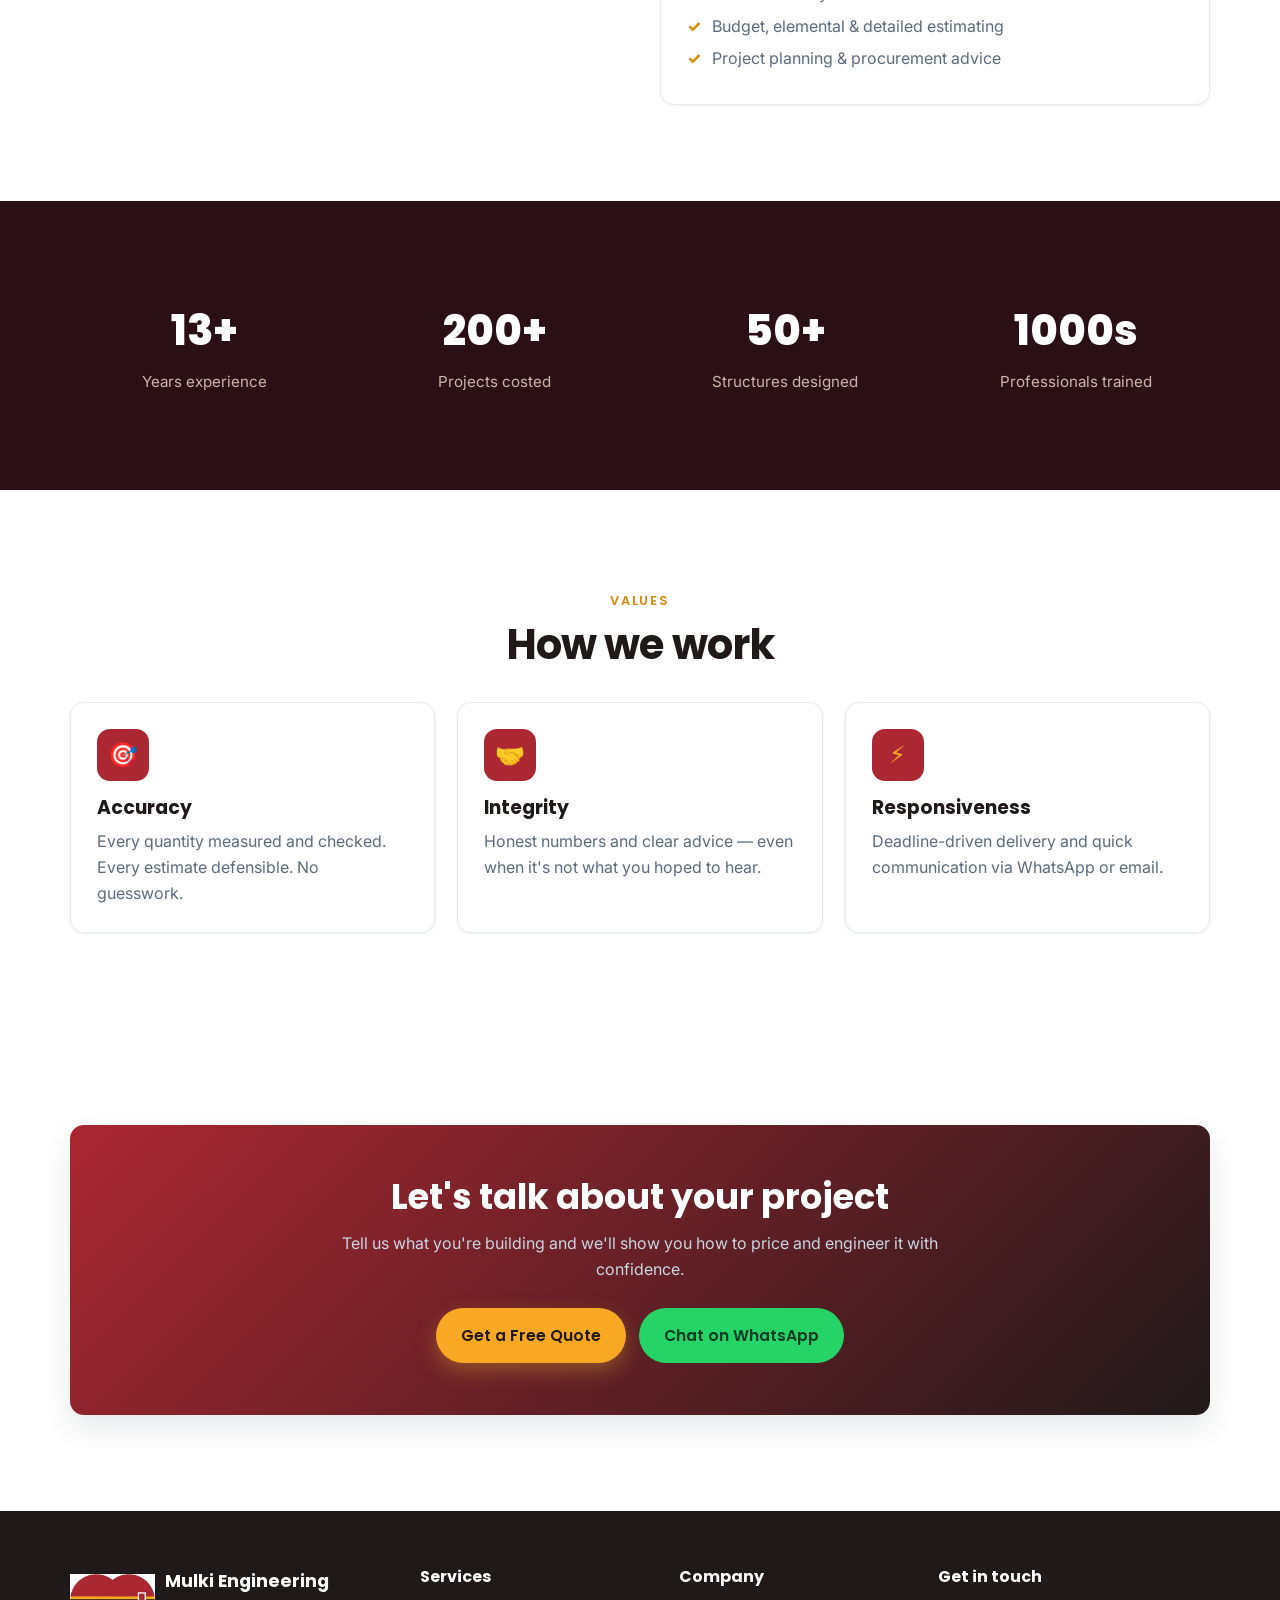
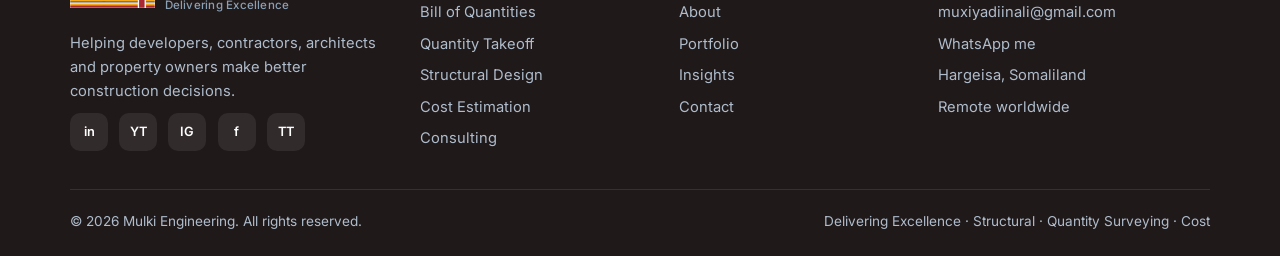
<file: website/about.html>
<!DOCTYPE html>
<html lang="en">
<head>
  <meta charset="UTF-8" />
  <meta name="viewport" content="width=device-width, initial-scale=1.0" />
  <title>About | Mulki Engineering — Structural Engineer & Quantity Surveyor</title>
  <meta name="description" content="13+ years as a structural engineer, quantity surveyor, construction cost consultant and lecturer. Meet the consultant who helps you build smarter and budget with confidence." />
  <link rel="canonical" href="https://muhyadiin.github.io/Web-Social-Media-/about.html" />
  <meta name="theme-color" content="#ab2732" />
  <link rel="icon" type="image/png" href="assets/favicon-512.png" />
  <link rel="apple-touch-icon" href="assets/apple-touch-icon.png" />
  <meta property="og:title" content="About | Mulki Engineering" />
  <meta property="og:description" content="13+ years as a structural engineer, quantity surveyor and construction cost consultant." />
  <meta property="og:type" content="profile" />
  <meta property="og:url" content="https://muhyadiin.github.io/Web-Social-Media-/about.html" />
  <link rel="manifest" href="site.webmanifest" />
  <link rel="preconnect" href="https://fonts.googleapis.com" />
  <link rel="preconnect" href="https://fonts.gstatic.com" crossorigin />
  <link rel="stylesheet" href="https://fonts.googleapis.com/css2?family=Inter:wght@400;500;600&family=Poppins:wght@600;700;800&display=swap" />
  <link rel="stylesheet" href="css/styles.css" />
</head>
<body>
  <header class="site-header">
    <nav class="nav container" aria-label="Primary">
      <a href="index.html" class="brand"><span class="mark"><img src="assets/logo-emblem.png" alt="Mulki Engineering" /></span><span>Mulki Engineering<small>Delivering Excellence</small></span></a>
      <button class="nav-toggle" aria-label="Toggle menu" aria-expanded="false"><span></span><span></span><span></span></button>
      <ul class="nav-links">
        <li><a href="index.html">Home</a></li>
        <li><a href="about.html">About</a></li>
        <li><a href="services.html">Services</a></li>
        <li><a href="portfolio.html">Portfolio</a></li>
        <li><a href="blog.html">Insights</a></li>
        <li><a href="contact.html">Contact</a></li>
      </ul>
      <div class="nav-cta"><a class="btn btn-primary btn-sm js-wa" data-msg="Hello Mulki Engineering, I'd like a free quote."><span class="btn-text">Free Quote</span> 💬</a></div>
    </nav>
  </header>

  <main>
    <section class="page-hero">
      <div class="container">
        <p class="breadcrumb"><a href="index.html">Home</a> / About</p>
        <h1>Engineering accuracy. Surveying discipline. Honest advice.</h1>
        <p>Mulki Engineering is a structural engineering, quantity surveying and construction cost consulting practice with 13+ years turning drawings into dependable numbers and safe, economical structures.</p>
      </div>
    </section>

    <section class="section">
      <div class="container grid grid-2" style="align-items:start; gap:2.5rem;">
        <div data-reveal>
          <span class="eyebrow">Our story</span>
          <h2 class="section-title">Two disciplines, one goal: better decisions</h2>
          <p class="mt-2" style="color:var(--muted);">Most projects fail on the numbers long before they fail on site. A missed quantity, an optimistic estimate, or an over-designed structure quietly drains budgets and triggers disputes.</p>
          <p class="mt-2" style="color:var(--muted);">We combine the rigour of structural engineering with the discipline of quantity surveying so our clients see the full picture — what to build, whether it's safe, and exactly what it should cost. Over 13+ years we've delivered bills of quantities, takeoffs, structural designs and cost estimates for residential, commercial and infrastructure projects.</p>
          <p class="mt-2" style="color:var(--muted);">Whether you're a developer protecting a budget, a contractor pricing a tender, an architect needing structural input, or a property owner building once and building right — our job is to give you numbers you can trust and advice you can act on.</p>
          <a href="contact.html" class="btn btn-primary mt-3">Work with us</a>
        </div>
        <aside data-reveal>
          <img class="portrait mb-3" src="assets/logo-mulki.png" style="object-fit:contain;background:#fff;padding:1.1rem" width="420" height="520"
               alt="Mulki Engineering — Structural Engineer & Quantity Surveyor"
               onerror="this.style.display='none'" />
          <div class="card">
            <h3>At a glance</h3>
            <ul class="ticks mt-2">
              <li>13+ years of professional experience</li>
              <li>Structural Engineer (design &amp; analysis)</li>
              <li>Quantity Surveyor (BOQ &amp; takeoff)</li>
              <li>Construction Cost Consultant</li>
              <li>Led by a university lecturer-engineer</li>
              <li>Based in Hargeisa · serving clients worldwide (remote)</li>
            </ul>
          </div>
          <div class="card mt-3">
            <h3>Core expertise</h3>
            <ul class="ticks mt-2">
              <li>Bill of Quantities &amp; tender documentation</li>
              <li>Quantity takeoff from 2D/3D drawings</li>
              <li>Reinforced concrete &amp; steel design</li>
              <li>Structural analysis &amp; load assessment</li>
              <li>Budget, elemental &amp; detailed estimating</li>
              <li>Project planning &amp; procurement advice</li>
            </ul>
          </div>
        </aside>
      </div>
    </section>

    <section class="section band-dark">
      <div class="container">
        <dl class="stats">
          <div class="stat"><dt>13+</dt><dd>Years experience</dd></div>
          <div class="stat"><dt>200+</dt><dd>Projects costed</dd></div>
          <div class="stat"><dt>50+</dt><dd>Structures designed</dd></div>
          <div class="stat"><dt>1000s</dt><dd>Professionals trained</dd></div>
        </dl>
      </div>
    </section>

    <section class="section">
      <div class="container">
        <div class="center"><span class="eyebrow">Values</span><h2 class="section-title">How we work</h2></div>
        <div class="grid grid-3 mt-4">
          <article class="card" data-reveal><div class="ic">🎯</div><h3>Accuracy</h3><p>Every quantity measured and checked. Every estimate defensible. No guesswork.</p></article>
          <article class="card" data-reveal><div class="ic">🤝</div><h3>Integrity</h3><p>Honest numbers and clear advice — even when it's not what you hoped to hear.</p></article>
          <article class="card" data-reveal><div class="ic">⚡</div><h3>Responsiveness</h3><p>Deadline-driven delivery and quick communication via WhatsApp or email.</p></article>
        </div>
      </div>
    </section>

    <section class="section">
      <div class="container"><div class="cta-band" data-reveal>
        <h2>Let's talk about your project</h2>
        <p>Tell us what you're building and we'll show you how to price and engineer it with confidence.</p>
        <div class="cta-actions"><a href="contact.html" class="btn btn-primary">Get a Free Quote</a><a class="btn btn-wa js-wa">Chat on WhatsApp</a></div>
      </div></div>
    </section>
  </main>

  <footer class="site-footer">
    <div class="container">
      <div class="footer-grid">
        <div>
          <div class="brand"><span class="mark"><img src="assets/logo-emblem.png" alt="Mulki Engineering" /></span><span>Mulki Engineering<small>Delivering Excellence</small></span></div>
          <p class="mt-2">Helping developers, contractors, architects and property owners make better construction decisions.</p>
          <div class="footer-social"><a href="#" aria-label="LinkedIn">in</a><a href="#" aria-label="YouTube">YT</a><a href="#" aria-label="Instagram">IG</a><a href="#" aria-label="Facebook">f</a><a href="#" aria-label="TikTok">TT</a></div>
        </div>
        <div><h4>Services</h4><ul class="footer-links"><li><a href="services.html#boq">Bill of Quantities</a></li><li><a href="services.html#takeoff">Quantity Takeoff</a></li><li><a href="services.html#design">Structural Design</a></li><li><a href="services.html#cost">Cost Estimation</a></li><li><a href="services.html#consulting">Consulting</a></li></ul></div>
        <div><h4>Company</h4><ul class="footer-links"><li><a href="about.html">About</a></li><li><a href="portfolio.html">Portfolio</a></li><li><a href="blog.html">Insights</a></li><li><a href="contact.html">Contact</a></li></ul></div>
        <div><h4>Get in touch</h4><ul class="footer-links"><li><a class="js-email js-email-text">muxiyadiinali@gmail.com</a></li><li><a class="js-wa">WhatsApp me</a></li><li>Hargeisa, Somaliland</li><li>Remote worldwide</li></ul></div>
      </div>
      <div class="footer-bottom"><span>© <span id="year"></span> Mulki Engineering. All rights reserved.</span><span>Delivering Excellence · Structural · Quantity Surveying · Cost</span></div>
    </div>
  </footer>
  <a class="wa-float js-wa" aria-label="Chat on WhatsApp">💬</a>
  <script src="js/main.js"></script>
</body>
</html>
</file>
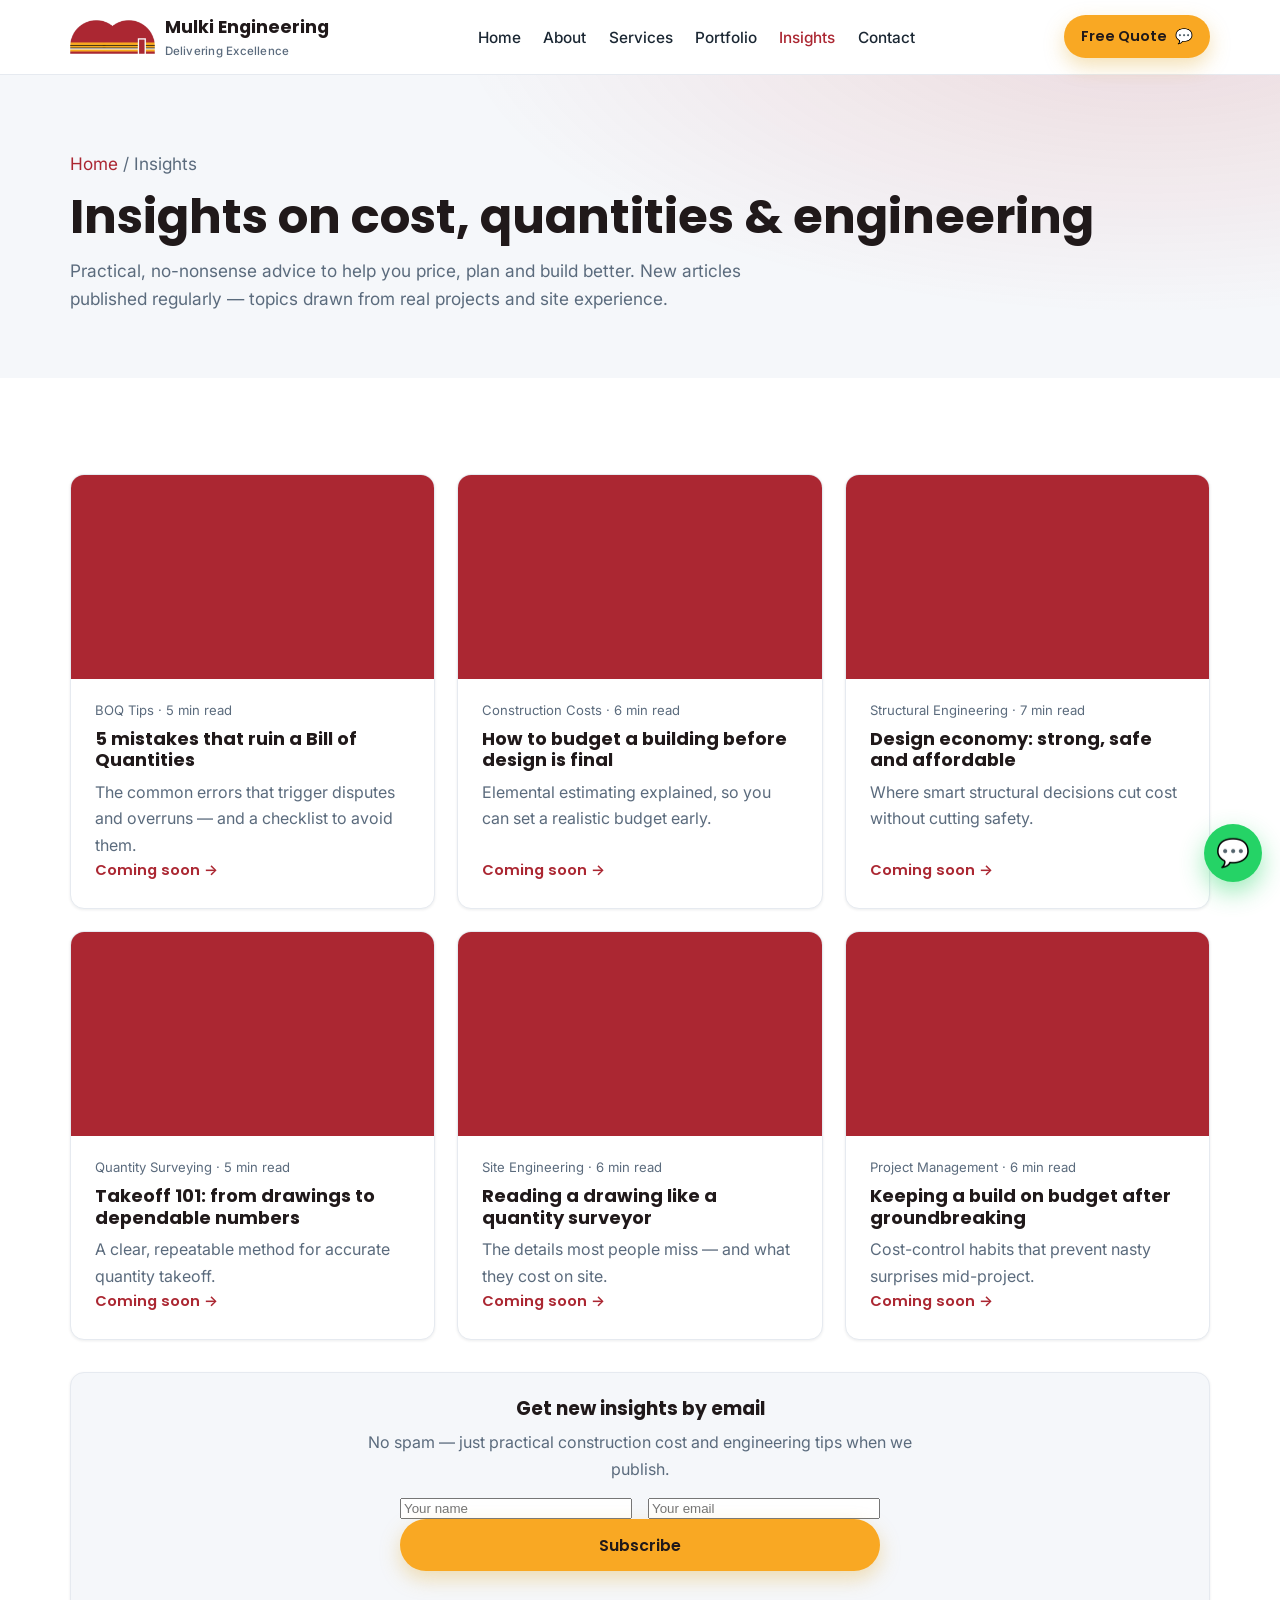
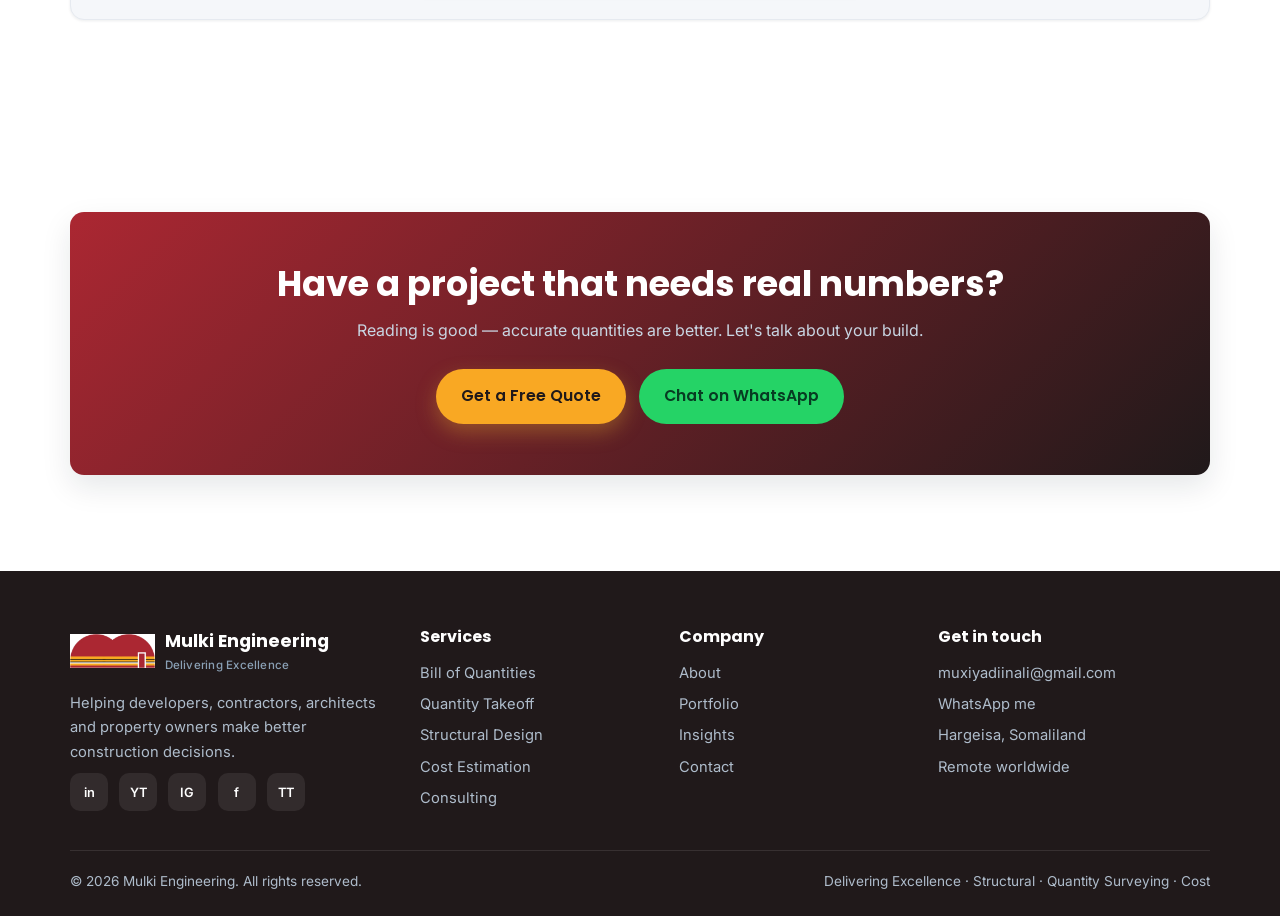
<file: website/blog.html>
<!DOCTYPE html>
<html lang="en">
<head>
  <meta charset="UTF-8" />
  <meta name="viewport" content="width=device-width, initial-scale=1.0" />
  <title>Insights | BOQ Tips, Construction Costs & Structural Engineering</title>
  <meta name="description" content="Practical articles on Bill of Quantities, quantity surveying, construction cost estimation, structural engineering, site engineering and project management." />
  <meta name="keywords" content="BOQ tips, construction cost blog, quantity surveying tips, structural engineering articles, site engineering, project management" />
  <link rel="canonical" href="https://muhyadiin.github.io/Web-Social-Media-/blog.html" />
  <meta name="theme-color" content="#ab2732" />
  <link rel="icon" type="image/png" href="assets/favicon-512.png" />
  <link rel="apple-touch-icon" href="assets/apple-touch-icon.png" />
  <meta property="og:title" content="Insights | Mulki Engineering" />
  <meta property="og:description" content="Practical construction cost, BOQ and structural engineering insights." />
  <meta property="og:url" content="https://muhyadiin.github.io/Web-Social-Media-/blog.html" />
  <link rel="manifest" href="site.webmanifest" />
  <link rel="preconnect" href="https://fonts.googleapis.com" />
  <link rel="preconnect" href="https://fonts.gstatic.com" crossorigin />
  <link rel="stylesheet" href="https://fonts.googleapis.com/css2?family=Inter:wght@400;500;600&family=Poppins:wght@600;700;800&display=swap" />
  <link rel="stylesheet" href="css/styles.css" />
</head>
<body>
  <header class="site-header">
    <nav class="nav container" aria-label="Primary">
      <a href="index.html" class="brand"><span class="mark"><img src="assets/logo-emblem.png" alt="Mulki Engineering" /></span><span>Mulki Engineering<small>Delivering Excellence</small></span></a>
      <button class="nav-toggle" aria-label="Toggle menu" aria-expanded="false"><span></span><span></span><span></span></button>
      <ul class="nav-links"><li><a href="index.html">Home</a></li><li><a href="about.html">About</a></li><li><a href="services.html">Services</a></li><li><a href="portfolio.html">Portfolio</a></li><li><a href="blog.html">Insights</a></li><li><a href="contact.html">Contact</a></li></ul>
      <div class="nav-cta"><a class="btn btn-primary btn-sm js-wa" data-msg="Hello Mulki Engineering, I'd like a free quote."><span class="btn-text">Free Quote</span> 💬</a></div>
    </nav>
  </header>

  <main>
    <section class="page-hero">
      <div class="container">
        <p class="breadcrumb"><a href="index.html">Home</a> / Insights</p>
        <h1>Insights on cost, quantities &amp; engineering</h1>
        <p>Practical, no-nonsense advice to help you price, plan and build better. New articles published regularly — topics drawn from real projects and site experience.</p>
      </div>
    </section>

    <section class="section">
      <div class="container">
        <div class="grid grid-3">
          <article class="card post-card" data-reveal><div class="thumb"></div><div class="body"><p class="meta">BOQ Tips · 5 min read</p><h3>5 mistakes that ruin a Bill of Quantities</h3><p>The common errors that trigger disputes and overruns — and a checklist to avoid them.</p><a class="more" href="#">Coming soon →</a></div></article>
          <article class="card post-card" data-reveal><div class="thumb"></div><div class="body"><p class="meta">Construction Costs · 6 min read</p><h3>How to budget a building before design is final</h3><p>Elemental estimating explained, so you can set a realistic budget early.</p><a class="more" href="#">Coming soon →</a></div></article>
          <article class="card post-card" data-reveal><div class="thumb"></div><div class="body"><p class="meta">Structural Engineering · 7 min read</p><h3>Design economy: strong, safe and affordable</h3><p>Where smart structural decisions cut cost without cutting safety.</p><a class="more" href="#">Coming soon →</a></div></article>
          <article class="card post-card" data-reveal><div class="thumb"></div><div class="body"><p class="meta">Quantity Surveying · 5 min read</p><h3>Takeoff 101: from drawings to dependable numbers</h3><p>A clear, repeatable method for accurate quantity takeoff.</p><a class="more" href="#">Coming soon →</a></div></article>
          <article class="card post-card" data-reveal><div class="thumb"></div><div class="body"><p class="meta">Site Engineering · 6 min read</p><h3>Reading a drawing like a quantity surveyor</h3><p>The details most people miss — and what they cost on site.</p><a class="more" href="#">Coming soon →</a></div></article>
          <article class="card post-card" data-reveal><div class="thumb"></div><div class="body"><p class="meta">Project Management · 6 min read</p><h3>Keeping a build on budget after groundbreaking</h3><p>Cost-control habits that prevent nasty surprises mid-project.</p><a class="more" href="#">Coming soon →</a></div></article>
        </div>

        <div class="card mt-4" data-reveal style="background:var(--bg-soft);">
          <div class="center">
            <h3>Get new insights by email</h3>
            <p style="color:var(--muted); max-width:34rem; margin:.5rem auto 1rem;">No spam — just practical construction cost and engineering tips when we publish.</p>
            <form class="js-lead" style="max-width:30rem; margin-inline:auto;">
              <div class="form-row">
                <input type="text" name="name" placeholder="Your name" aria-label="Your name" required />
                <input type="email" name="email" placeholder="Your email" aria-label="Your email" required />
              </div>
              <input type="hidden" name="message" value="Newsletter subscription request" />
              <button class="btn btn-primary btn-block" type="submit">Subscribe</button>
              <p class="form-status" role="status" aria-live="polite"></p>
            </form>
          </div>
        </div>
      </div>
    </section>

    <section class="section">
      <div class="container"><div class="cta-band" data-reveal>
        <h2>Have a project that needs real numbers?</h2>
        <p>Reading is good — accurate quantities are better. Let's talk about your build.</p>
        <div class="cta-actions"><a href="contact.html" class="btn btn-primary">Get a Free Quote</a><a class="btn btn-wa js-wa">Chat on WhatsApp</a></div>
      </div></div>
    </section>
  </main>

  <footer class="site-footer">
    <div class="container">
      <div class="footer-grid">
        <div><div class="brand"><span class="mark"><img src="assets/logo-emblem.png" alt="Mulki Engineering" /></span><span>Mulki Engineering<small>Delivering Excellence</small></span></div><p class="mt-2">Helping developers, contractors, architects and property owners make better construction decisions.</p><div class="footer-social"><a href="#" aria-label="LinkedIn">in</a><a href="#" aria-label="YouTube">YT</a><a href="#" aria-label="Instagram">IG</a><a href="#" aria-label="Facebook">f</a><a href="#" aria-label="TikTok">TT</a></div></div>
        <div><h4>Services</h4><ul class="footer-links"><li><a href="services.html#boq">Bill of Quantities</a></li><li><a href="services.html#takeoff">Quantity Takeoff</a></li><li><a href="services.html#design">Structural Design</a></li><li><a href="services.html#cost">Cost Estimation</a></li><li><a href="services.html#consulting">Consulting</a></li></ul></div>
        <div><h4>Company</h4><ul class="footer-links"><li><a href="about.html">About</a></li><li><a href="portfolio.html">Portfolio</a></li><li><a href="blog.html">Insights</a></li><li><a href="contact.html">Contact</a></li></ul></div>
        <div><h4>Get in touch</h4><ul class="footer-links"><li><a class="js-email js-email-text">muxiyadiinali@gmail.com</a></li><li><a class="js-wa">WhatsApp me</a></li><li>Hargeisa, Somaliland</li><li>Remote worldwide</li></ul></div>
      </div>
      <div class="footer-bottom"><span>© <span id="year"></span> Mulki Engineering. All rights reserved.</span><span>Delivering Excellence · Structural · Quantity Surveying · Cost</span></div>
    </div>
  </footer>
  <a class="wa-float js-wa" aria-label="Chat on WhatsApp">💬</a>
  <script src="js/main.js"></script>
</body>
</html>
</file>
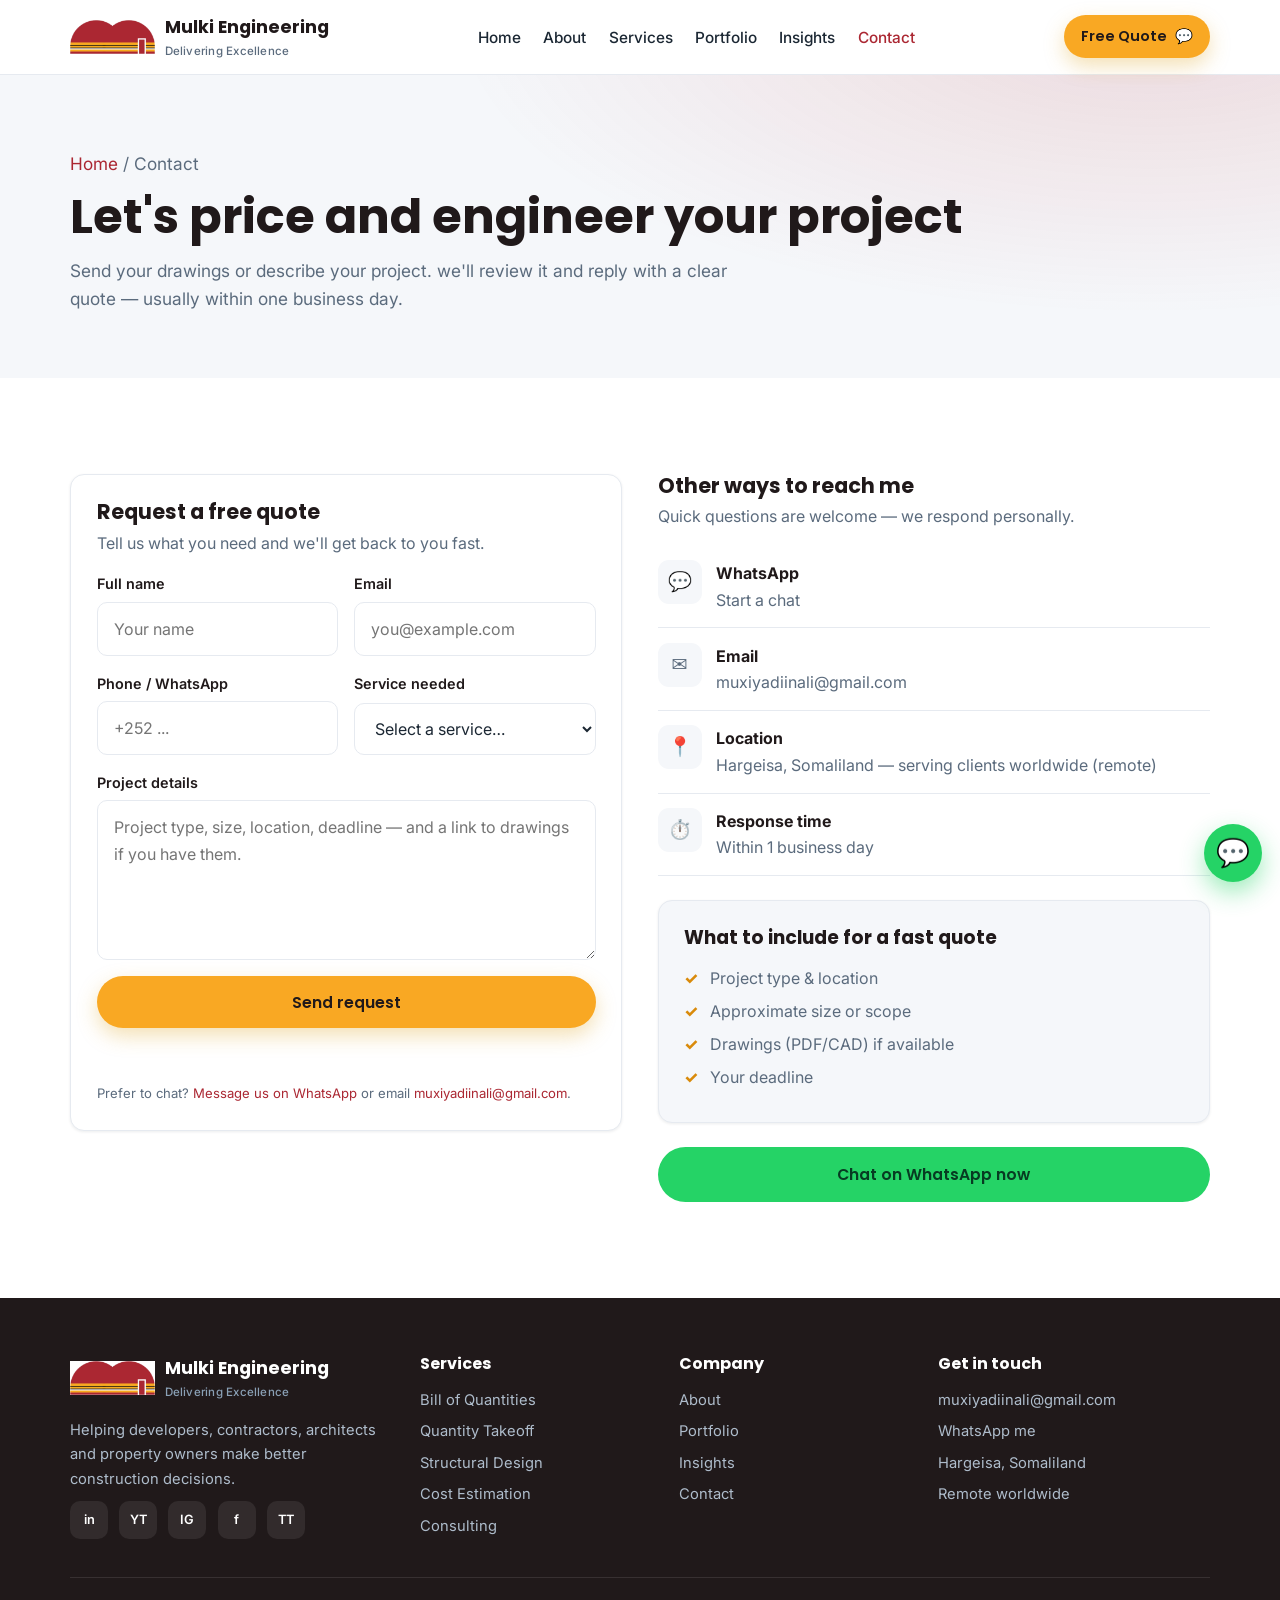
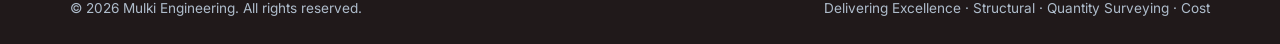
<file: website/contact.html>
<!DOCTYPE html>
<html lang="en">
<head>
  <meta charset="UTF-8" />
  <meta name="viewport" content="width=device-width, initial-scale=1.0" />
  <title>Contact | Get a Free Quote — BOQ, Structural & Cost Consulting</title>
  <meta name="description" content="Request a free quote for Bill of Quantities, quantity takeoff, structural design or cost estimation. Reach Mulki Engineering by WhatsApp or email — reply within 1 business day." />
  <link rel="canonical" href="https://muhyadiin.github.io/Web-Social-Media-/contact.html" />
  <meta name="theme-color" content="#ab2732" />
  <link rel="icon" type="image/png" href="assets/favicon-512.png" />
  <link rel="apple-touch-icon" href="assets/apple-touch-icon.png" />
  <meta property="og:title" content="Contact | Mulki Engineering" />
  <meta property="og:description" content="Request a free quote by WhatsApp or email. Reply within one business day." />
  <meta property="og:url" content="https://muhyadiin.github.io/Web-Social-Media-/contact.html" />
  <link rel="manifest" href="site.webmanifest" />
  <link rel="preconnect" href="https://fonts.googleapis.com" />
  <link rel="preconnect" href="https://fonts.gstatic.com" crossorigin />
  <link rel="stylesheet" href="https://fonts.googleapis.com/css2?family=Inter:wght@400;500;600&family=Poppins:wght@600;700;800&display=swap" />
  <link rel="stylesheet" href="css/styles.css" />
  <script type="application/ld+json">
  {
    "@context": "https://schema.org",
    "@type": "ContactPage",
    "name": "Contact Mulki Engineering",
    "mainEntity": { "@type": "Person", "name": "Mulki Engineering", "email": "muxiyadiinali@gmail.com", "jobTitle": "Structural Engineer & Quantity Surveyor" }
  }
  </script>
</head>
<body>
  <header class="site-header">
    <nav class="nav container" aria-label="Primary">
      <a href="index.html" class="brand"><span class="mark"><img src="assets/logo-emblem.png" alt="Mulki Engineering" /></span><span>Mulki Engineering<small>Delivering Excellence</small></span></a>
      <button class="nav-toggle" aria-label="Toggle menu" aria-expanded="false"><span></span><span></span><span></span></button>
      <ul class="nav-links"><li><a href="index.html">Home</a></li><li><a href="about.html">About</a></li><li><a href="services.html">Services</a></li><li><a href="portfolio.html">Portfolio</a></li><li><a href="blog.html">Insights</a></li><li><a href="contact.html">Contact</a></li></ul>
      <div class="nav-cta"><a class="btn btn-primary btn-sm js-wa" data-msg="Hello Mulki Engineering, I'd like a free quote."><span class="btn-text">Free Quote</span> 💬</a></div>
    </nav>
  </header>

  <main>
    <section class="page-hero">
      <div class="container">
        <p class="breadcrumb"><a href="index.html">Home</a> / Contact</p>
        <h1>Let's price and engineer your project</h1>
        <p>Send your drawings or describe your project. we'll review it and reply with a clear quote — usually within one business day.</p>
      </div>
    </section>

    <section class="section">
      <div class="container contact-grid">
        <!-- Lead form -->
        <div data-reveal>
          <div class="card">
            <h2 style="font-size:1.3rem;">Request a free quote</h2>
            <p style="color:var(--muted); margin:.3rem 0 1rem;">Tell us what you need and we'll get back to you fast.</p>
            <form class="form js-lead">
              <div class="form-row">
                <div class="field"><label for="name">Full name</label><input id="name" name="name" type="text" placeholder="Your name" required /></div>
                <div class="field"><label for="email">Email</label><input id="email" name="email" type="email" placeholder="you@example.com" required /></div>
              </div>
              <div class="form-row">
                <div class="field"><label for="phone">Phone / WhatsApp</label><input id="phone" name="phone" type="tel" placeholder="+252 ..." /></div>
                <div class="field"><label for="service">Service needed</label>
                  <select id="service" name="service">
                    <option value="">Select a service…</option>
                    <option>Bill of Quantities</option>
                    <option>Quantity Takeoff</option>
                    <option>Structural Design</option>
                    <option>Structural Analysis</option>
                    <option>Cost Estimation</option>
                    <option>Project Planning</option>
                    <option>Construction Consulting</option>
                  </select>
                </div>
              </div>
              <div class="field"><label for="message">Project details</label><textarea id="message" name="message" rows="5" placeholder="Project type, size, location, deadline — and a link to drawings if you have them." required></textarea></div>
              <button class="btn btn-primary btn-block" type="submit">Send request</button>
              <p class="form-status" role="status" aria-live="polite"></p>
              <p class="form-note">Prefer to chat? <a class="js-wa">Message us on WhatsApp</a> or email <a class="js-email js-email-text">muxiyadiinali@gmail.com</a>.</p>
            </form>
          </div>
        </div>

        <!-- Contact info -->
        <div data-reveal>
          <h2 style="font-size:1.3rem;">Other ways to reach me</h2>
          <p style="color:var(--muted); margin:.3rem 0 1rem;">Quick questions are welcome — we respond personally.</p>
          <div class="info-list">
            <div class="info"><span class="ic">💬</span><div><strong>WhatsApp</strong><a class="js-wa">Start a chat</a></div></div>
            <div class="info"><span class="ic">✉️</span><div><strong>Email</strong><a class="js-email js-email-text">muxiyadiinali@gmail.com</a></div></div>
            <div class="info"><span class="ic">📍</span><div><strong>Location</strong><span>Hargeisa, Somaliland — serving clients worldwide (remote)</span></div></div>
            <div class="info"><span class="ic">⏱️</span><div><strong>Response time</strong><span>Within 1 business day</span></div></div>
          </div>

          <div class="card mt-3" style="background:var(--bg-soft);">
            <h3>What to include for a fast quote</h3>
            <ul class="ticks mt-2">
              <li>Project type &amp; location</li>
              <li>Approximate size or scope</li>
              <li>Drawings (PDF/CAD) if available</li>
              <li>Your deadline</li>
            </ul>
          </div>

          <a class="btn btn-wa btn-block mt-3 js-wa" data-msg="Hello Mulki Engineering, I'd like a free quote for my project.">Chat on WhatsApp now</a>
        </div>
      </div>
    </section>
  </main>

  <footer class="site-footer">
    <div class="container">
      <div class="footer-grid">
        <div><div class="brand"><span class="mark"><img src="assets/logo-emblem.png" alt="Mulki Engineering" /></span><span>Mulki Engineering<small>Delivering Excellence</small></span></div><p class="mt-2">Helping developers, contractors, architects and property owners make better construction decisions.</p><div class="footer-social"><a href="#" aria-label="LinkedIn">in</a><a href="#" aria-label="YouTube">YT</a><a href="#" aria-label="Instagram">IG</a><a href="#" aria-label="Facebook">f</a><a href="#" aria-label="TikTok">TT</a></div></div>
        <div><h4>Services</h4><ul class="footer-links"><li><a href="services.html#boq">Bill of Quantities</a></li><li><a href="services.html#takeoff">Quantity Takeoff</a></li><li><a href="services.html#design">Structural Design</a></li><li><a href="services.html#cost">Cost Estimation</a></li><li><a href="services.html#consulting">Consulting</a></li></ul></div>
        <div><h4>Company</h4><ul class="footer-links"><li><a href="about.html">About</a></li><li><a href="portfolio.html">Portfolio</a></li><li><a href="blog.html">Insights</a></li><li><a href="contact.html">Contact</a></li></ul></div>
        <div><h4>Get in touch</h4><ul class="footer-links"><li><a class="js-email js-email-text">muxiyadiinali@gmail.com</a></li><li><a class="js-wa">WhatsApp me</a></li><li>Hargeisa, Somaliland</li><li>Remote worldwide</li></ul></div>
      </div>
      <div class="footer-bottom"><span>© <span id="year"></span> Mulki Engineering. All rights reserved.</span><span>Delivering Excellence · Structural · Quantity Surveying · Cost</span></div>
    </div>
  </footer>
  <a class="wa-float js-wa" aria-label="Chat on WhatsApp">💬</a>
  <script src="js/main.js"></script>
</body>
</html>
</file>
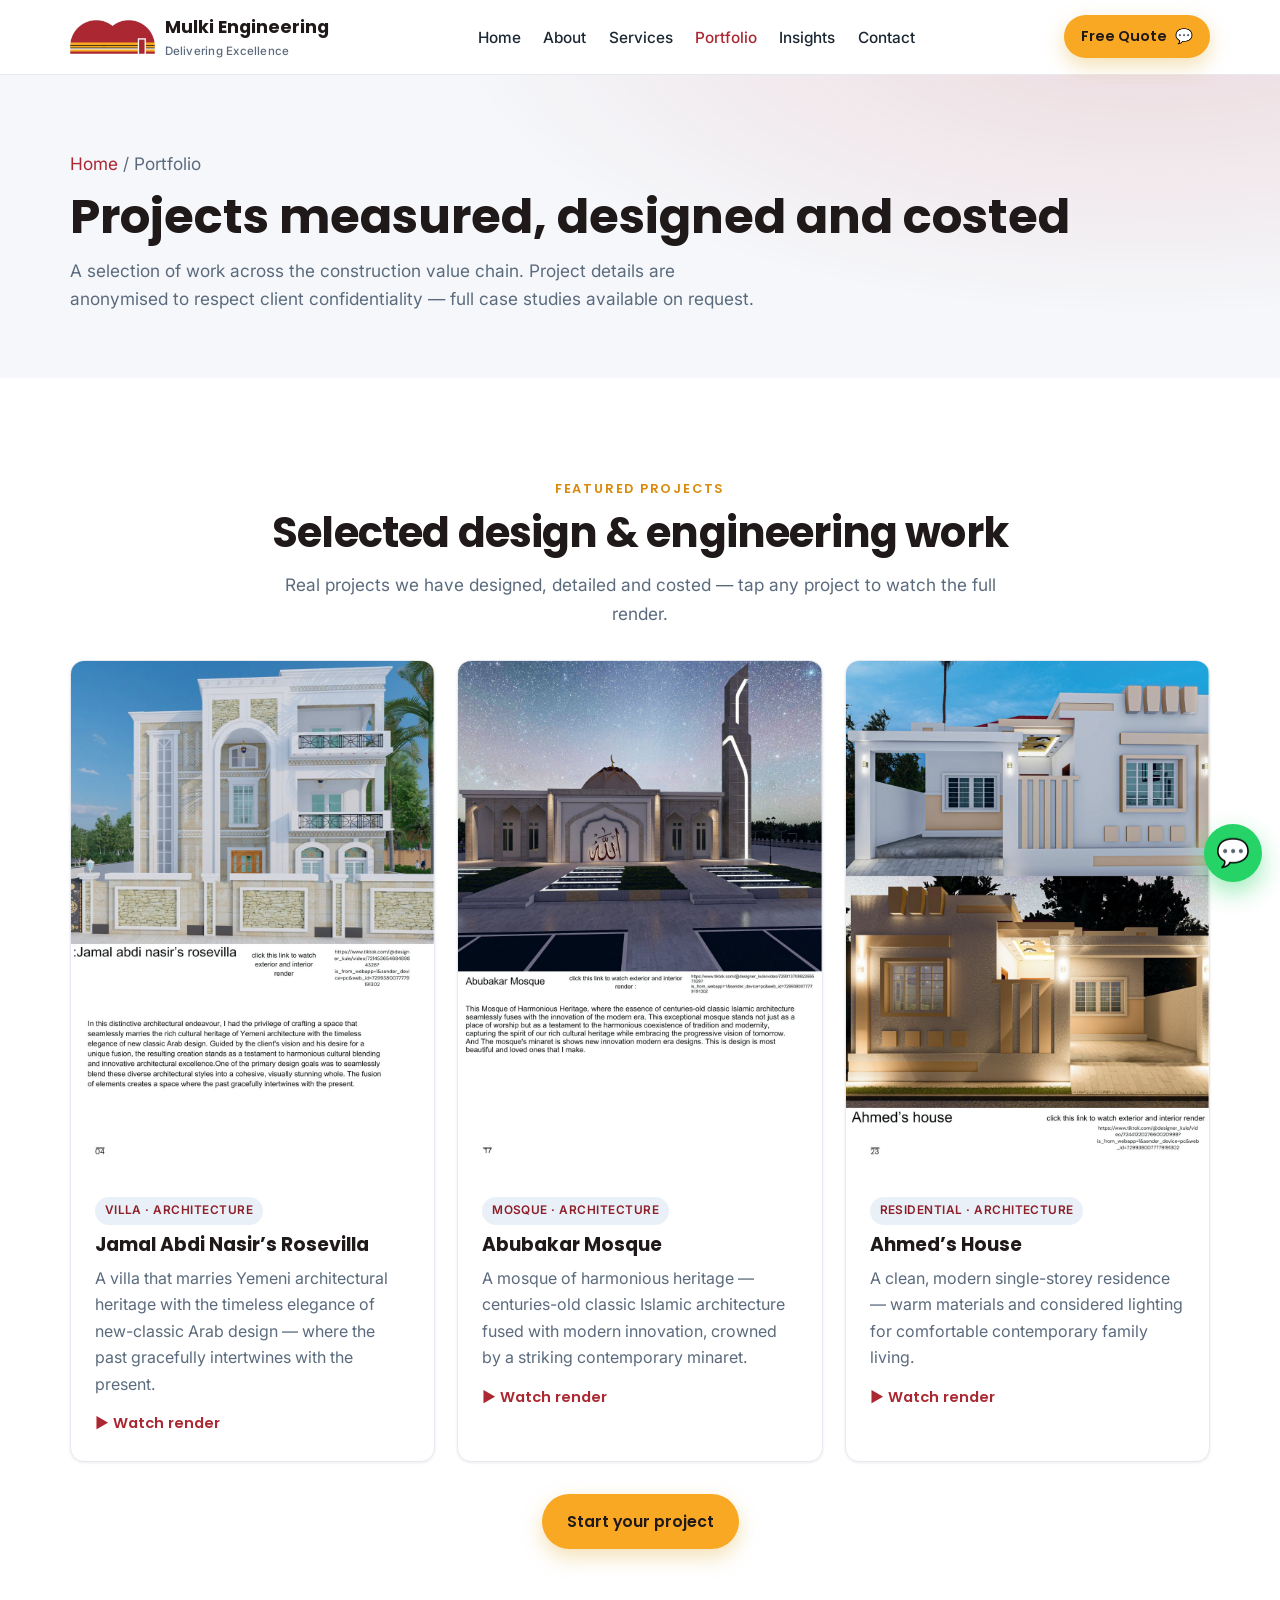
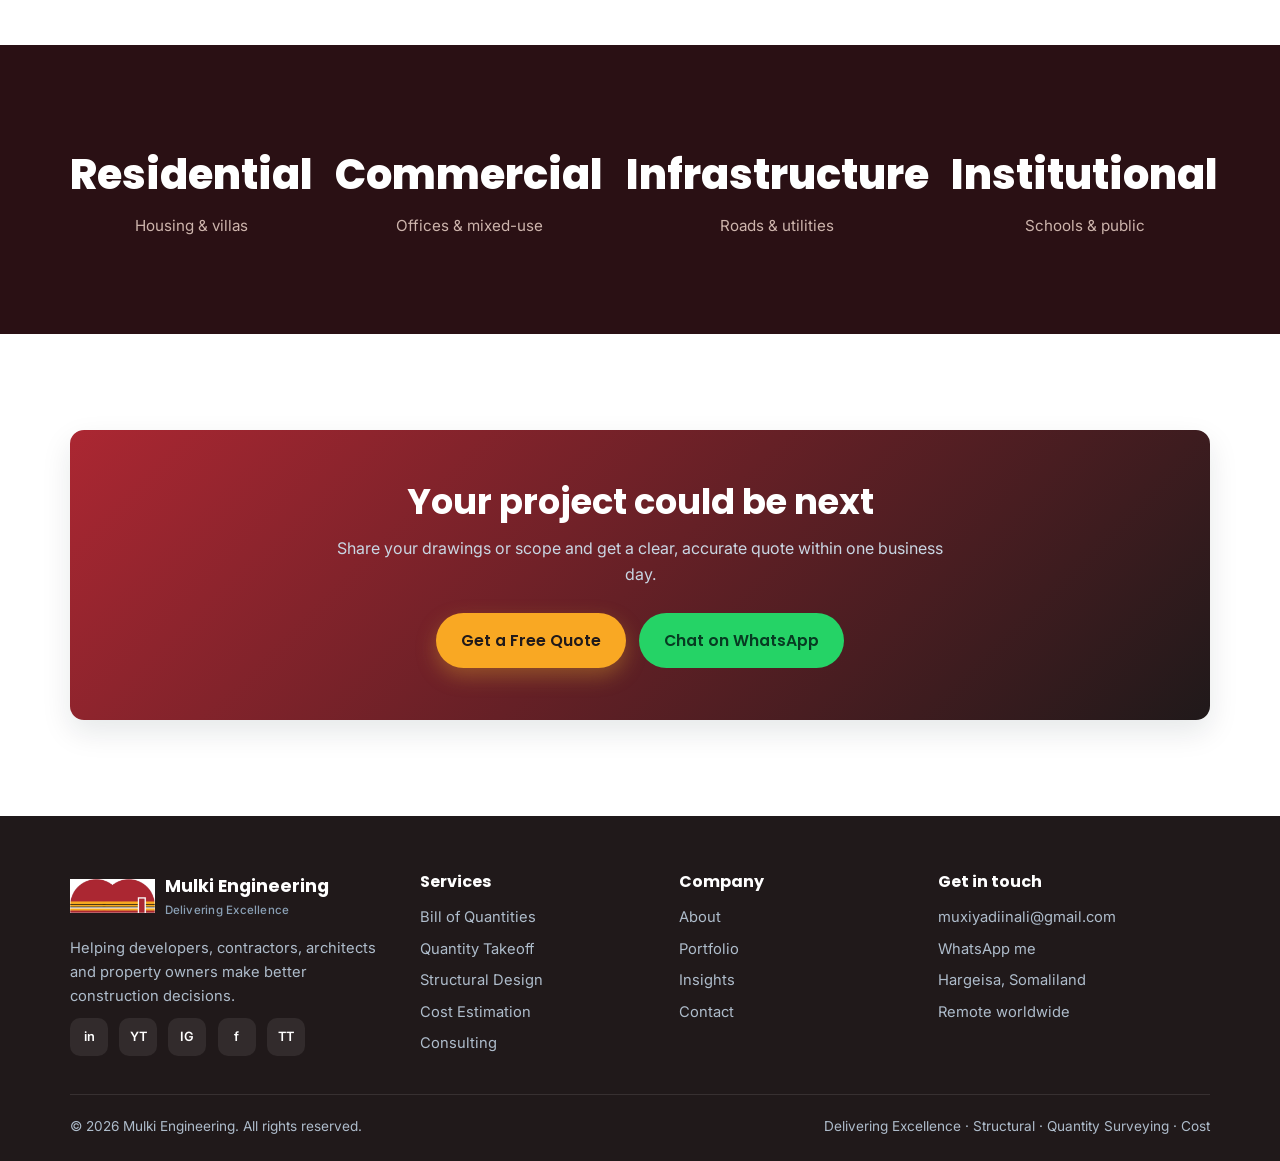
<file: website/portfolio.html>
<!DOCTYPE html>
<html lang="en">
<head>
  <meta charset="UTF-8" />
  <meta name="viewport" content="width=device-width, initial-scale=1.0" />
  <title>Portfolio | Projects in BOQ, Structural Design & Cost Estimation</title>
  <meta name="description" content="Selected quantity surveying, structural engineering and cost consulting projects across residential, commercial and infrastructure works." />
  <link rel="canonical" href="https://muhyadiin.github.io/Web-Social-Media-/portfolio.html" />
  <meta name="theme-color" content="#ab2732" />
  <link rel="icon" type="image/png" href="assets/favicon-512.png" />
  <link rel="apple-touch-icon" href="assets/apple-touch-icon.png" />
  <meta property="og:title" content="Portfolio | Mulki Engineering" />
  <meta property="og:description" content="Selected projects across residential, commercial and infrastructure works." />
  <meta property="og:url" content="https://muhyadiin.github.io/Web-Social-Media-/portfolio.html" />
  <link rel="manifest" href="site.webmanifest" />
  <link rel="preconnect" href="https://fonts.googleapis.com" />
  <link rel="preconnect" href="https://fonts.gstatic.com" crossorigin />
  <link rel="stylesheet" href="https://fonts.googleapis.com/css2?family=Inter:wght@400;500;600&family=Poppins:wght@600;700;800&display=swap" />
  <link rel="stylesheet" href="css/styles.css" />
</head>
<body>
  <header class="site-header">
    <nav class="nav container" aria-label="Primary">
      <a href="index.html" class="brand"><span class="mark"><img src="assets/logo-emblem.png" alt="Mulki Engineering" /></span><span>Mulki Engineering<small>Delivering Excellence</small></span></a>
      <button class="nav-toggle" aria-label="Toggle menu" aria-expanded="false"><span></span><span></span><span></span></button>
      <ul class="nav-links"><li><a href="index.html">Home</a></li><li><a href="about.html">About</a></li><li><a href="services.html">Services</a></li><li><a href="portfolio.html">Portfolio</a></li><li><a href="blog.html">Insights</a></li><li><a href="contact.html">Contact</a></li></ul>
      <div class="nav-cta"><a class="btn btn-primary btn-sm js-wa" data-msg="Hello Mulki Engineering, I'd like a free quote."><span class="btn-text">Free Quote</span> 💬</a></div>
    </nav>
  </header>

  <main>
    <section class="page-hero">
      <div class="container">
        <p class="breadcrumb"><a href="index.html">Home</a> / Portfolio</p>
        <h1>Projects measured, designed and costed</h1>
        <p>A selection of work across the construction value chain. Project details are anonymised to respect client confidentiality — full case studies available on request.</p>
      </div>
    </section>

    <section class="section">
      <div class="container">
        <div class="center">
          <span class="eyebrow">Featured projects</span>
          <h2 class="section-title">Selected design &amp; engineering work</h2>
          <p class="section-lead">Real projects we have designed, detailed and costed — tap any project to watch the full render.</p>
        </div>
        <div class="grid grid-3 mt-4">
          <article class="card work-card" data-reveal>
            <a href="https://www.tiktok.com/@designer_kule/video/7214536546848984326" target="_blank" rel="noopener"><img class="proj-img" src="assets/jamal-villa.jpg" alt="Jamal Abdi Nasir's Rosevilla" loading="lazy"></a>
            <div class="body"><span class="tag">Villa · Architecture</span><h3>Jamal Abdi Nasir&rsquo;s Rosevilla</h3><p>A villa that marries Yemeni architectural heritage with the timeless elegance of new-classic Arab design — where the past gracefully intertwines with the present.</p><a class="more" href="https://www.tiktok.com/@designer_kule/video/7214536546848984326" target="_blank" rel="noopener">&#9654; Watch render</a></div>
          </article>
          <article class="card work-card" data-reveal>
            <a href="https://www.tiktok.com/@designer_kule/video/7290137089226657029" target="_blank" rel="noopener"><img class="proj-img" src="assets/abubakar-mosque.jpg" alt="Abubakar Mosque" loading="lazy"></a>
            <div class="body"><span class="tag">Mosque · Architecture</span><h3>Abubakar Mosque</h3><p>A mosque of harmonious heritage — centuries-old classic Islamic architecture fused with modern innovation, crowned by a striking contemporary minaret.</p><a class="more" href="https://www.tiktok.com/@designer_kule/video/7290137089226657029" target="_blank" rel="noopener">&#9654; Watch render</a></div>
          </article>
          <article class="card work-card" data-reveal>
            <a href="https://www.tiktok.com/@designer_kule/video/7244122027660020998" target="_blank" rel="noopener"><img class="proj-img" src="assets/ahmed-house.jpg" alt="Ahmed's House" loading="lazy"></a>
            <div class="body"><span class="tag">Residential · Architecture</span><h3>Ahmed&rsquo;s House</h3><p>A clean, modern single-storey residence — warm materials and considered lighting for comfortable contemporary family living.</p><a class="more" href="https://www.tiktok.com/@designer_kule/video/7244122027660020998" target="_blank" rel="noopener">&#9654; Watch render</a></div>
          </article>
        </div>
        <div class="center mt-4"><a href="contact.html" class="btn btn-primary">Start your project</a></div>
      </div>
    </section>

    <section class="section band-dark">
      <div class="container">
        <dl class="stats">
          <div class="stat"><dt>Residential</dt><dd>Housing &amp; villas</dd></div>
          <div class="stat"><dt>Commercial</dt><dd>Offices &amp; mixed-use</dd></div>
          <div class="stat"><dt>Infrastructure</dt><dd>Roads &amp; utilities</dd></div>
          <div class="stat"><dt>Institutional</dt><dd>Schools &amp; public</dd></div>
        </dl>
      </div>
    </section>

    <section class="section">
      <div class="container"><div class="cta-band" data-reveal>
        <h2>Your project could be next</h2>
        <p>Share your drawings or scope and get a clear, accurate quote within one business day.</p>
        <div class="cta-actions"><a href="contact.html" class="btn btn-primary">Get a Free Quote</a><a class="btn btn-wa js-wa">Chat on WhatsApp</a></div>
      </div></div>
    </section>
  </main>

  <footer class="site-footer">
    <div class="container">
      <div class="footer-grid">
        <div><div class="brand"><span class="mark"><img src="assets/logo-emblem.png" alt="Mulki Engineering" /></span><span>Mulki Engineering<small>Delivering Excellence</small></span></div><p class="mt-2">Helping developers, contractors, architects and property owners make better construction decisions.</p><div class="footer-social"><a href="#" aria-label="LinkedIn">in</a><a href="#" aria-label="YouTube">YT</a><a href="#" aria-label="Instagram">IG</a><a href="#" aria-label="Facebook">f</a><a href="#" aria-label="TikTok">TT</a></div></div>
        <div><h4>Services</h4><ul class="footer-links"><li><a href="services.html#boq">Bill of Quantities</a></li><li><a href="services.html#takeoff">Quantity Takeoff</a></li><li><a href="services.html#design">Structural Design</a></li><li><a href="services.html#cost">Cost Estimation</a></li><li><a href="services.html#consulting">Consulting</a></li></ul></div>
        <div><h4>Company</h4><ul class="footer-links"><li><a href="about.html">About</a></li><li><a href="portfolio.html">Portfolio</a></li><li><a href="blog.html">Insights</a></li><li><a href="contact.html">Contact</a></li></ul></div>
        <div><h4>Get in touch</h4><ul class="footer-links"><li><a class="js-email js-email-text">muxiyadiinali@gmail.com</a></li><li><a class="js-wa">WhatsApp me</a></li><li>Hargeisa, Somaliland</li><li>Remote worldwide</li></ul></div>
      </div>
      <div class="footer-bottom"><span>© <span id="year"></span> Mulki Engineering. All rights reserved.</span><span>Delivering Excellence · Structural · Quantity Surveying · Cost</span></div>
    </div>
  </footer>
  <a class="wa-float js-wa" aria-label="Chat on WhatsApp">💬</a>
  <script src="js/main.js"></script>
</body>
</html>
</file>
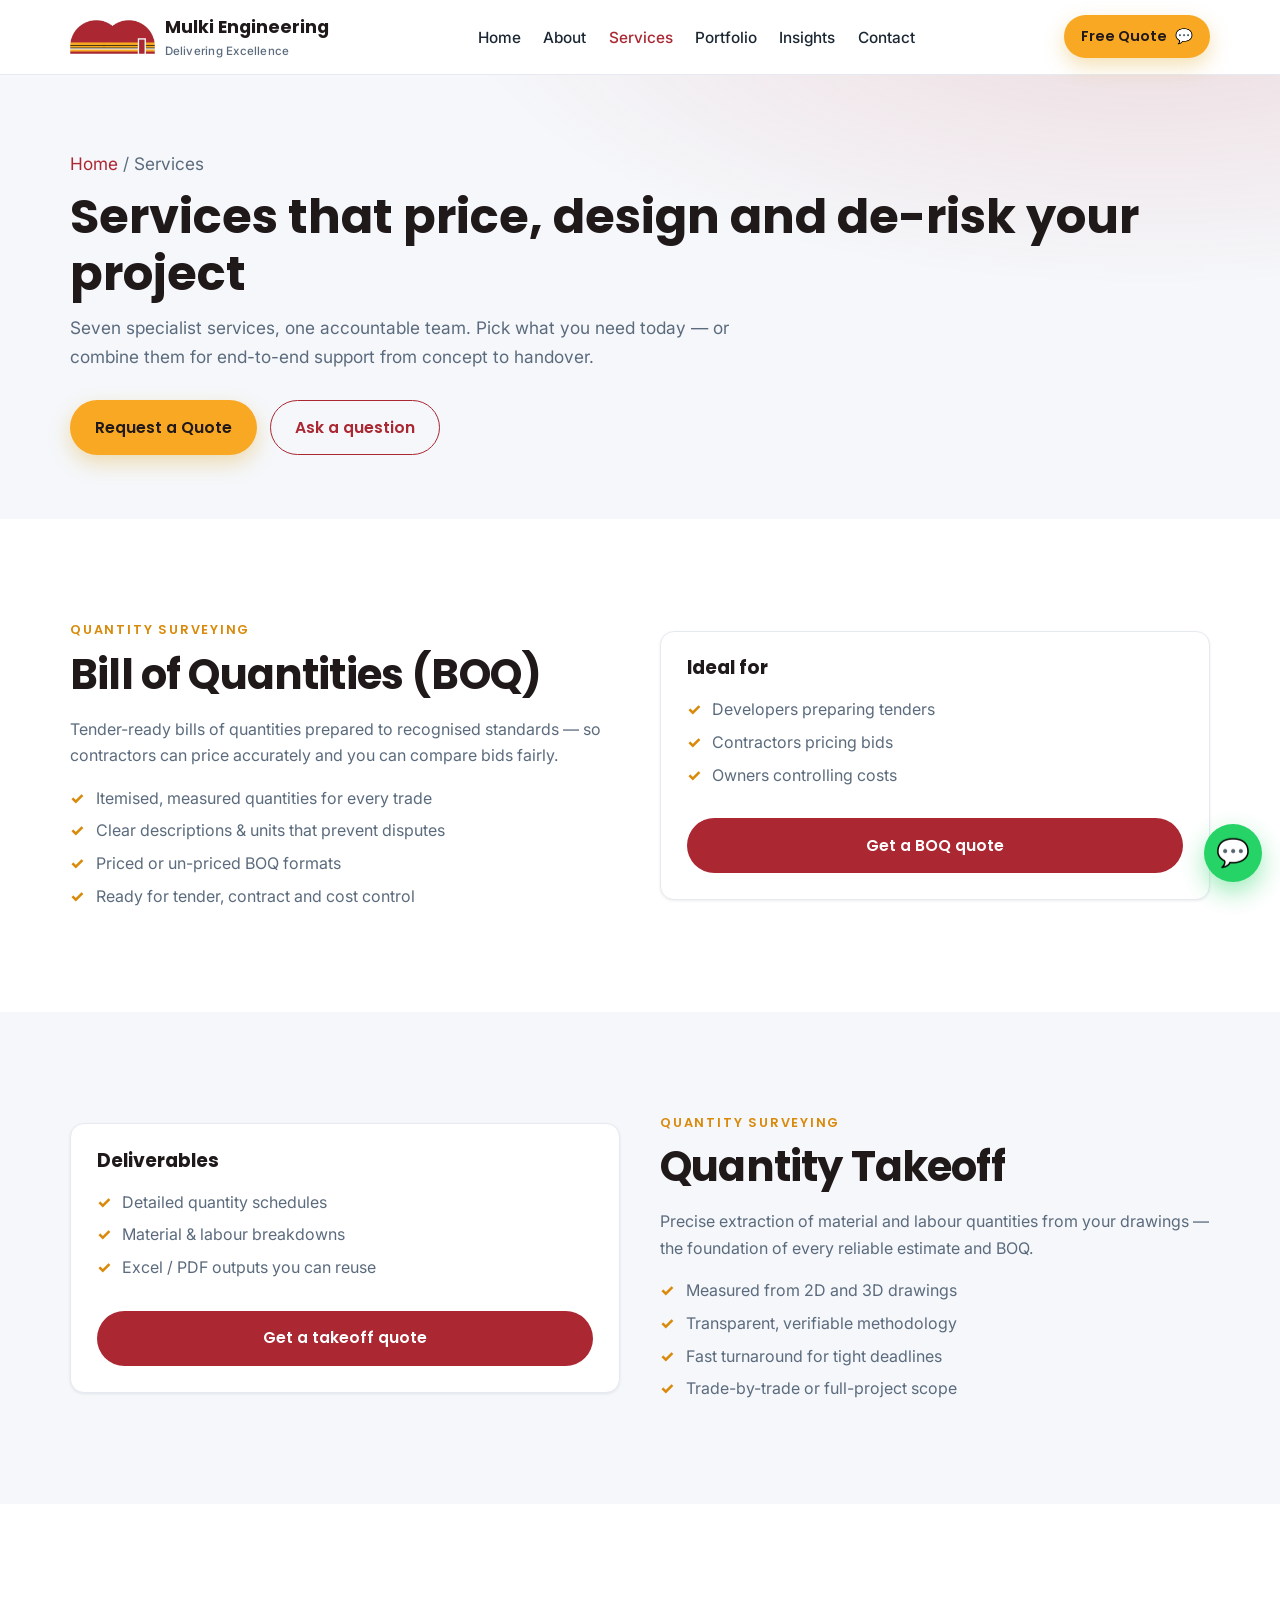
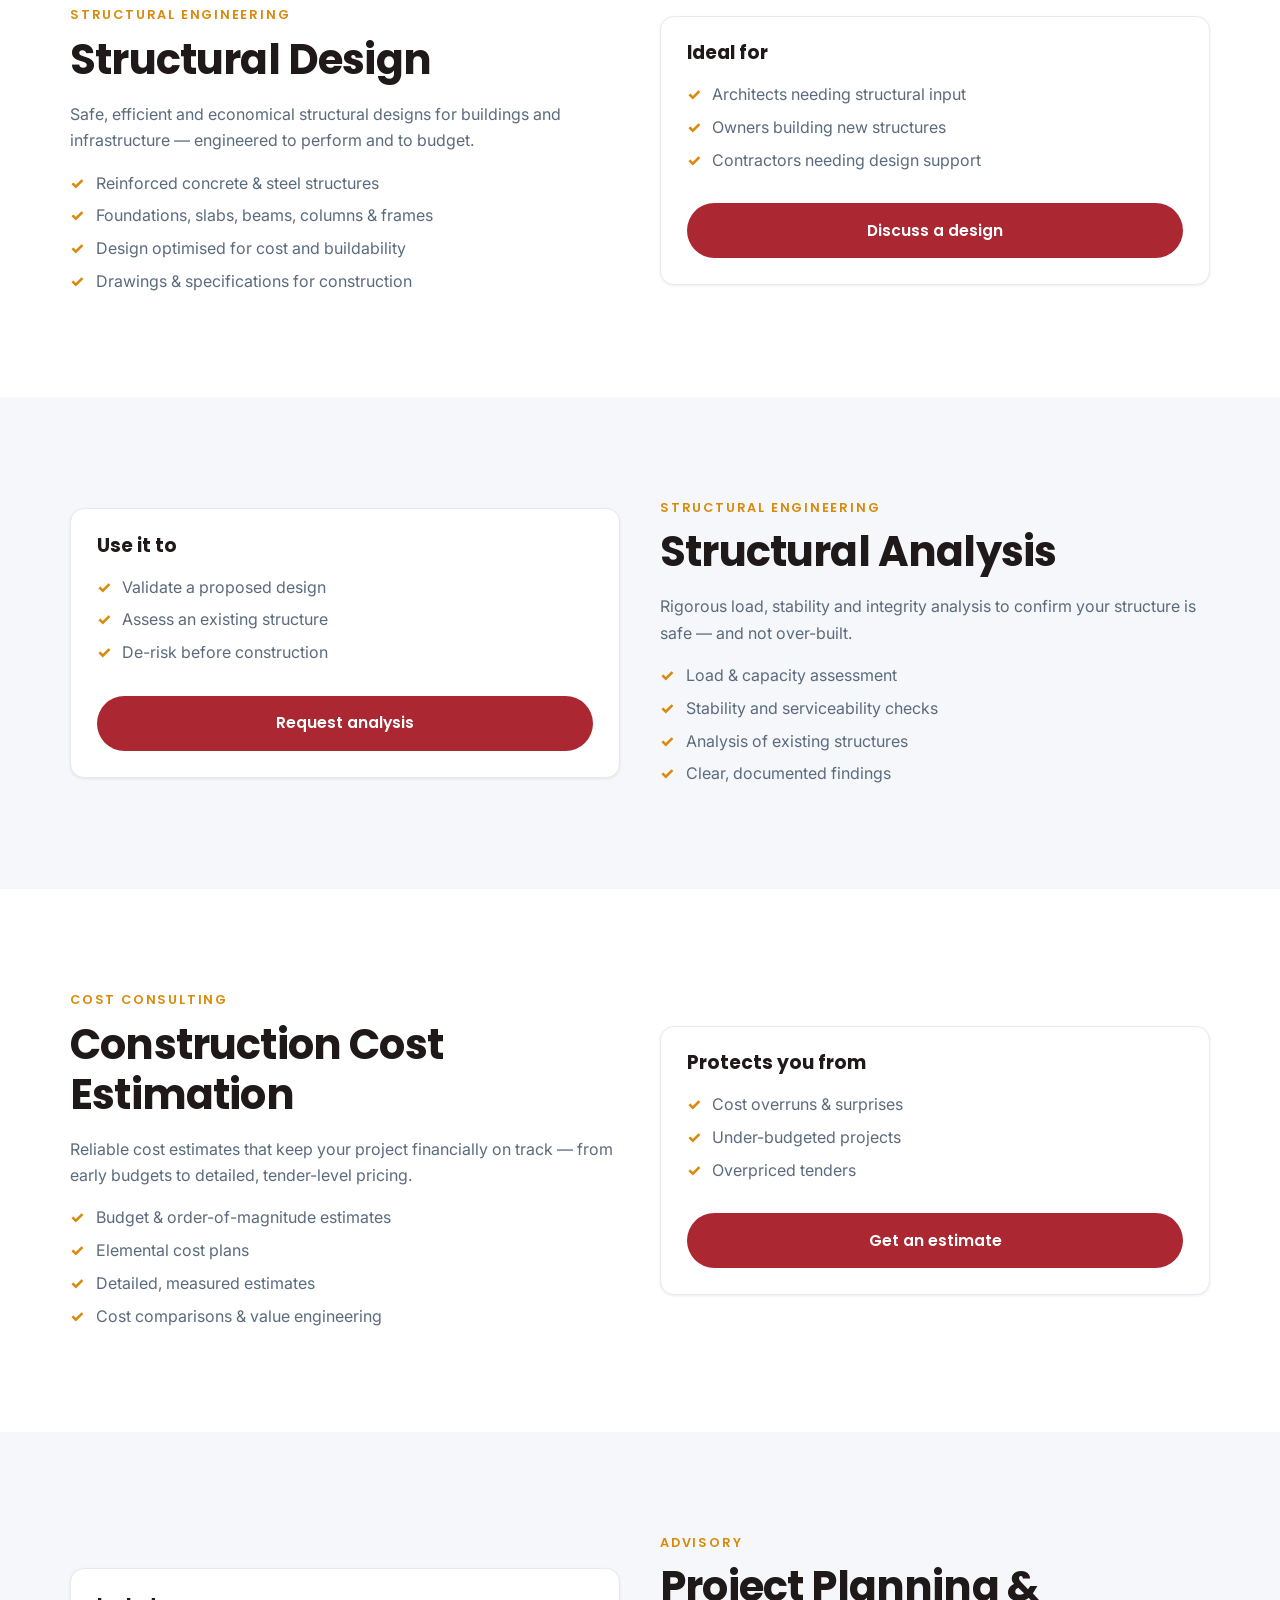
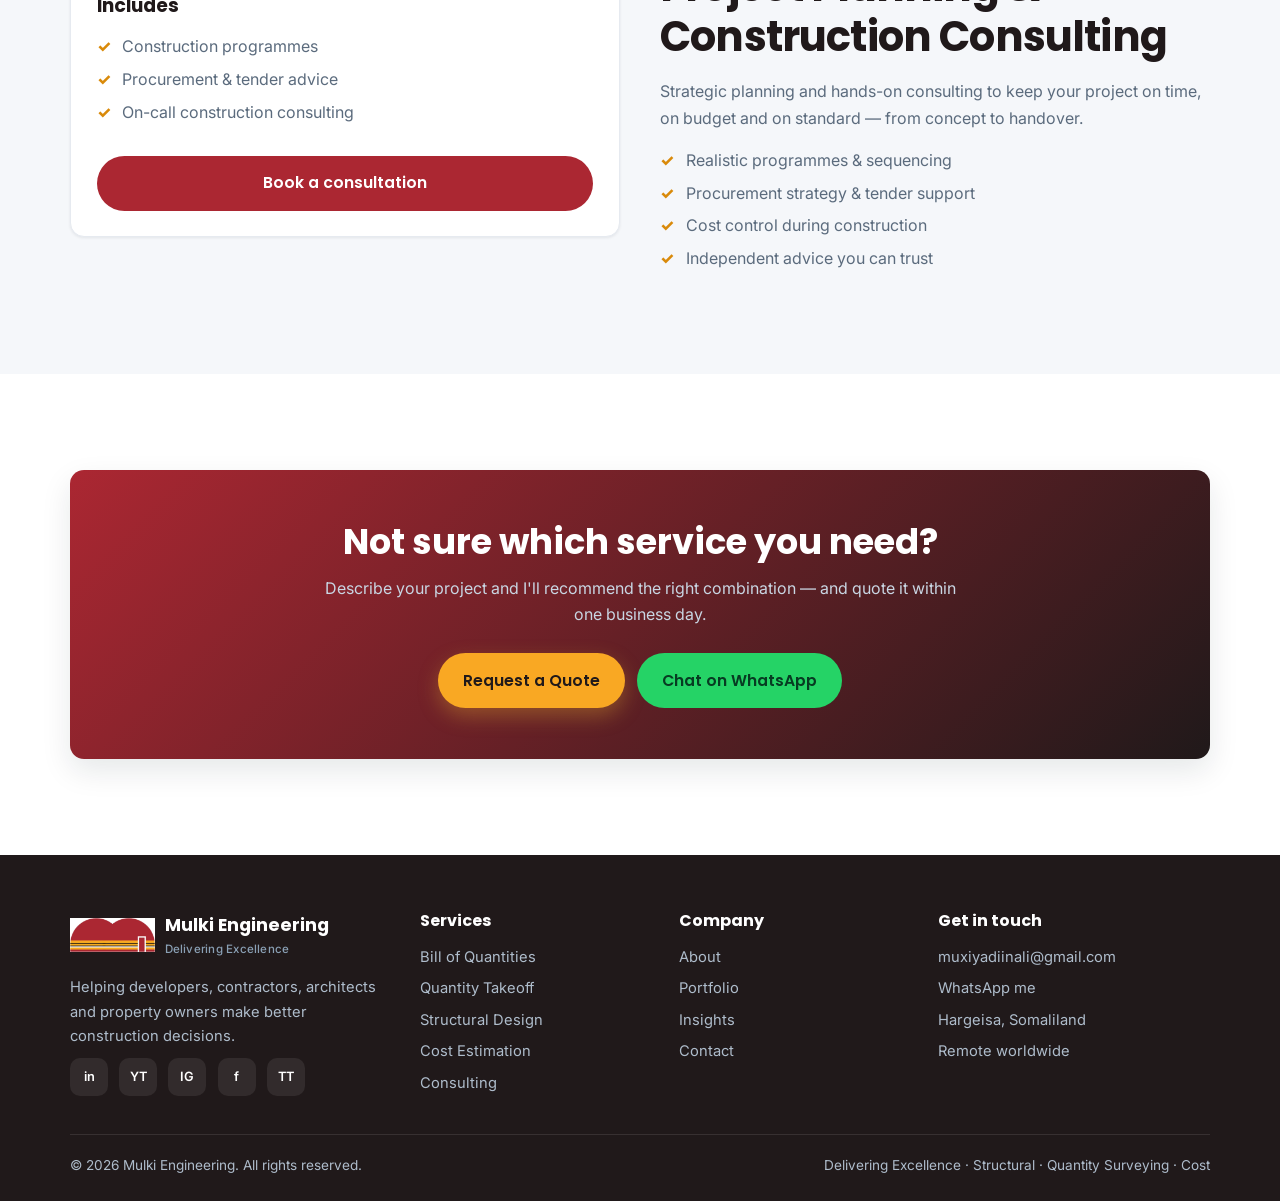
<file: website/services.html>
<!DOCTYPE html>
<html lang="en">
<head>
  <meta charset="UTF-8" />
  <meta name="viewport" content="width=device-width, initial-scale=1.0" />
  <title>Services | BOQ, Quantity Takeoff, Structural Design & Cost Estimation</title>
  <meta name="description" content="Bill of Quantities, quantity takeoff, structural design & analysis, construction cost estimation, project planning and consulting. Accurate, tender-ready deliverables. Request a quote." />
  <meta name="keywords" content="bill of quantities service, quantity takeoff service, structural design, structural analysis, construction cost estimation, project planning, construction consulting" />
  <link rel="canonical" href="https://muhyadiin.github.io/Web-Social-Media-/services.html" />
  <meta name="theme-color" content="#ab2732" />
  <link rel="icon" type="image/png" href="assets/favicon-512.png" />
  <link rel="apple-touch-icon" href="assets/apple-touch-icon.png" />
  <meta property="og:title" content="Services | Mulki Engineering" />
  <meta property="og:description" content="BOQ, quantity takeoff, structural design & analysis, cost estimation, planning & consulting." />
  <meta property="og:url" content="https://muhyadiin.github.io/Web-Social-Media-/services.html" />
  <link rel="manifest" href="site.webmanifest" />
  <link rel="preconnect" href="https://fonts.googleapis.com" />
  <link rel="preconnect" href="https://fonts.gstatic.com" crossorigin />
  <link rel="stylesheet" href="https://fonts.googleapis.com/css2?family=Inter:wght@400;500;600&family=Poppins:wght@600;700;800&display=swap" />
  <link rel="stylesheet" href="css/styles.css" />
  <script type="application/ld+json">
  {
    "@context": "https://schema.org",
    "@type": "ItemList",
    "itemListElement": [
      {"@type":"Service","position":1,"name":"Bill of Quantities","provider":{"@type":"Person","name":"Mulki Engineering"}},
      {"@type":"Service","position":2,"name":"Quantity Takeoff"},
      {"@type":"Service","position":3,"name":"Structural Design"},
      {"@type":"Service","position":4,"name":"Structural Analysis"},
      {"@type":"Service","position":5,"name":"Construction Cost Estimation"},
      {"@type":"Service","position":6,"name":"Project Planning"},
      {"@type":"Service","position":7,"name":"Construction Consulting"}
    ]
  }
  </script>
</head>
<body>
  <header class="site-header">
    <nav class="nav container" aria-label="Primary">
      <a href="index.html" class="brand"><span class="mark"><img src="assets/logo-emblem.png" alt="Mulki Engineering" /></span><span>Mulki Engineering<small>Delivering Excellence</small></span></a>
      <button class="nav-toggle" aria-label="Toggle menu" aria-expanded="false"><span></span><span></span><span></span></button>
      <ul class="nav-links">
        <li><a href="index.html">Home</a></li><li><a href="about.html">About</a></li><li><a href="services.html">Services</a></li><li><a href="portfolio.html">Portfolio</a></li><li><a href="blog.html">Insights</a></li><li><a href="contact.html">Contact</a></li>
      </ul>
      <div class="nav-cta"><a class="btn btn-primary btn-sm js-wa" data-msg="Hello Mulki Engineering, I'd like a free quote."><span class="btn-text">Free Quote</span> 💬</a></div>
    </nav>
  </header>

  <main>
    <section class="page-hero">
      <div class="container">
        <p class="breadcrumb"><a href="index.html">Home</a> / Services</p>
        <h1>Services that price, design and de-risk your project</h1>
        <p>Seven specialist services, one accountable team. Pick what you need today — or combine them for end-to-end support from concept to handover.</p>
        <div class="hero-actions"><a href="contact.html" class="btn btn-primary">Request a Quote</a><a class="btn btn-outline js-wa">Ask a question</a></div>
      </div>
    </section>

    <!-- BOQ -->
    <section class="section" id="boq">
      <div class="container grid grid-2" style="align-items:center; gap:2.5rem;">
        <div data-reveal>
          <span class="eyebrow">Quantity Surveying</span>
          <h2 class="section-title">Bill of Quantities (BOQ)</h2>
          <p class="mt-2" style="color:var(--muted);">Tender-ready bills of quantities prepared to recognised standards — so contractors can price accurately and you can compare bids fairly.</p>
          <ul class="ticks mt-2"><li>Itemised, measured quantities for every trade</li><li>Clear descriptions &amp; units that prevent disputes</li><li>Priced or un-priced BOQ formats</li><li>Ready for tender, contract and cost control</li></ul>
        </div>
        <div class="card" data-reveal><h3>Ideal for</h3><ul class="ticks mt-2"><li>Developers preparing tenders</li><li>Contractors pricing bids</li><li>Owners controlling costs</li></ul><a href="contact.html" class="btn btn-dark btn-block mt-3">Get a BOQ quote</a></div>
      </div>
    </section>

    <!-- Takeoff -->
    <section class="section band-soft" id="takeoff">
      <div class="container grid grid-2" style="align-items:center; gap:2.5rem;">
        <div class="card" data-reveal><h3>Deliverables</h3><ul class="ticks mt-2"><li>Detailed quantity schedules</li><li>Material &amp; labour breakdowns</li><li>Excel / PDF outputs you can reuse</li></ul><a href="contact.html" class="btn btn-dark btn-block mt-3">Get a takeoff quote</a></div>
        <div data-reveal>
          <span class="eyebrow">Quantity Surveying</span>
          <h2 class="section-title">Quantity Takeoff</h2>
          <p class="mt-2" style="color:var(--muted);">Precise extraction of material and labour quantities from your drawings — the foundation of every reliable estimate and BOQ.</p>
          <ul class="ticks mt-2"><li>Measured from 2D and 3D drawings</li><li>Transparent, verifiable methodology</li><li>Fast turnaround for tight deadlines</li><li>Trade-by-trade or full-project scope</li></ul>
        </div>
      </div>
    </section>

    <!-- Structural Design -->
    <section class="section" id="design">
      <div class="container grid grid-2" style="align-items:center; gap:2.5rem;">
        <div data-reveal>
          <span class="eyebrow">Structural Engineering</span>
          <h2 class="section-title">Structural Design</h2>
          <p class="mt-2" style="color:var(--muted);">Safe, efficient and economical structural designs for buildings and infrastructure — engineered to perform and to budget.</p>
          <ul class="ticks mt-2"><li>Reinforced concrete &amp; steel structures</li><li>Foundations, slabs, beams, columns &amp; frames</li><li>Design optimised for cost and buildability</li><li>Drawings &amp; specifications for construction</li></ul>
        </div>
        <div class="card" data-reveal><h3>Ideal for</h3><ul class="ticks mt-2"><li>Architects needing structural input</li><li>Owners building new structures</li><li>Contractors needing design support</li></ul><a href="contact.html" class="btn btn-dark btn-block mt-3">Discuss a design</a></div>
      </div>
    </section>

    <!-- Structural Analysis -->
    <section class="section band-soft" id="analysis">
      <div class="container grid grid-2" style="align-items:center; gap:2.5rem;">
        <div class="card" data-reveal><h3>Use it to</h3><ul class="ticks mt-2"><li>Validate a proposed design</li><li>Assess an existing structure</li><li>De-risk before construction</li></ul><a href="contact.html" class="btn btn-dark btn-block mt-3">Request analysis</a></div>
        <div data-reveal>
          <span class="eyebrow">Structural Engineering</span>
          <h2 class="section-title">Structural Analysis</h2>
          <p class="mt-2" style="color:var(--muted);">Rigorous load, stability and integrity analysis to confirm your structure is safe — and not over-built.</p>
          <ul class="ticks mt-2"><li>Load &amp; capacity assessment</li><li>Stability and serviceability checks</li><li>Analysis of existing structures</li><li>Clear, documented findings</li></ul>
        </div>
      </div>
    </section>

    <!-- Cost Estimation -->
    <section class="section" id="cost">
      <div class="container grid grid-2" style="align-items:center; gap:2.5rem;">
        <div data-reveal>
          <span class="eyebrow">Cost Consulting</span>
          <h2 class="section-title">Construction Cost Estimation</h2>
          <p class="mt-2" style="color:var(--muted);">Reliable cost estimates that keep your project financially on track — from early budgets to detailed, tender-level pricing.</p>
          <ul class="ticks mt-2"><li>Budget &amp; order-of-magnitude estimates</li><li>Elemental cost plans</li><li>Detailed, measured estimates</li><li>Cost comparisons &amp; value engineering</li></ul>
        </div>
        <div class="card" data-reveal><h3>Protects you from</h3><ul class="ticks mt-2"><li>Cost overruns &amp; surprises</li><li>Under-budgeted projects</li><li>Overpriced tenders</li></ul><a href="contact.html" class="btn btn-dark btn-block mt-3">Get an estimate</a></div>
      </div>
    </section>

    <!-- Planning & Consulting -->
    <section class="section band-soft" id="consulting">
      <div class="container grid grid-2" style="align-items:center; gap:2.5rem;">
        <div class="card" data-reveal><h3>Includes</h3><ul class="ticks mt-2"><li>Construction programmes</li><li>Procurement &amp; tender advice</li><li>On-call construction consulting</li></ul><a href="contact.html" class="btn btn-dark btn-block mt-3">Book a consultation</a></div>
        <div data-reveal>
          <span class="eyebrow">Advisory</span>
          <h2 class="section-title">Project Planning &amp; Construction Consulting</h2>
          <p class="mt-2" style="color:var(--muted);">Strategic planning and hands-on consulting to keep your project on time, on budget and on standard — from concept to handover.</p>
          <ul class="ticks mt-2"><li>Realistic programmes &amp; sequencing</li><li>Procurement strategy &amp; tender support</li><li>Cost control during construction</li><li>Independent advice you can trust</li></ul>
        </div>
      </div>
    </section>

    <section class="section">
      <div class="container"><div class="cta-band" data-reveal>
        <h2>Not sure which service you need?</h2>
        <p>Describe your project and I'll recommend the right combination — and quote it within one business day.</p>
        <div class="cta-actions"><a href="contact.html" class="btn btn-primary">Request a Quote</a><a class="btn btn-wa js-wa">Chat on WhatsApp</a></div>
      </div></div>
    </section>
  </main>

  <footer class="site-footer">
    <div class="container">
      <div class="footer-grid">
        <div><div class="brand"><span class="mark"><img src="assets/logo-emblem.png" alt="Mulki Engineering" /></span><span>Mulki Engineering<small>Delivering Excellence</small></span></div><p class="mt-2">Helping developers, contractors, architects and property owners make better construction decisions.</p><div class="footer-social"><a href="#" aria-label="LinkedIn">in</a><a href="#" aria-label="YouTube">YT</a><a href="#" aria-label="Instagram">IG</a><a href="#" aria-label="Facebook">f</a><a href="#" aria-label="TikTok">TT</a></div></div>
        <div><h4>Services</h4><ul class="footer-links"><li><a href="services.html#boq">Bill of Quantities</a></li><li><a href="services.html#takeoff">Quantity Takeoff</a></li><li><a href="services.html#design">Structural Design</a></li><li><a href="services.html#cost">Cost Estimation</a></li><li><a href="services.html#consulting">Consulting</a></li></ul></div>
        <div><h4>Company</h4><ul class="footer-links"><li><a href="about.html">About</a></li><li><a href="portfolio.html">Portfolio</a></li><li><a href="blog.html">Insights</a></li><li><a href="contact.html">Contact</a></li></ul></div>
        <div><h4>Get in touch</h4><ul class="footer-links"><li><a class="js-email js-email-text">muxiyadiinali@gmail.com</a></li><li><a class="js-wa">WhatsApp me</a></li><li>Hargeisa, Somaliland</li><li>Remote worldwide</li></ul></div>
      </div>
      <div class="footer-bottom"><span>© <span id="year"></span> Mulki Engineering. All rights reserved.</span><span>Delivering Excellence · Structural · Quantity Surveying · Cost</span></div>
    </div>
  </footer>
  <a class="wa-float js-wa" aria-label="Chat on WhatsApp">💬</a>
  <script src="js/main.js"></script>
</body>
</html>
</file>
<file: landing-pages/css/styles.css>
/* ------------------------------------------------------------------
   Web & Social Media — landing page styles
   ------------------------------------------------------------------ */
:root {
  --bg: #0b0f1a;
  --surface: #131a2b;
  --surface-2: #1b2438;
  --text: #e7ecf5;
  --muted: #9aa6bf;
  --primary: #5b8cff;
  --primary-dark: #3f6fe0;
  --accent: #7c5cff;
  --radius: 14px;
  --max: 1100px;
  --shadow: 0 10px 30px rgba(0, 0, 0, 0.35);
}

* { box-sizing: border-box; margin: 0; padding: 0; }

html { scroll-behavior: smooth; }

body {
  font-family: system-ui, -apple-system, "Segoe UI", Roboto, Helvetica, Arial, sans-serif;
  background: var(--bg);
  color: var(--text);
  line-height: 1.6;
}

.container { width: min(var(--max), 92%); margin-inline: auto; }

/* Buttons */
.btn {
  display: inline-block;
  padding: 0.75rem 1.4rem;
  border-radius: 999px;
  font-weight: 600;
  text-decoration: none;
  cursor: pointer;
  border: 1px solid transparent;
  transition: transform 0.15s ease, background 0.15s ease, border-color 0.15s ease;
}
.btn:hover { transform: translateY(-2px); }
.btn-sm { padding: 0.45rem 1rem; font-size: 0.9rem; }
.btn-primary { background: linear-gradient(135deg, var(--primary), var(--accent)); color: #fff; }
.btn-primary:hover { background: linear-gradient(135deg, var(--primary-dark), var(--accent)); }
.btn-ghost { color: var(--text); border-color: rgba(255, 255, 255, 0.18); }
.btn-ghost:hover { border-color: var(--primary); }

/* Header / nav */
.site-header {
  position: sticky; top: 0; z-index: 50;
  background: rgba(11, 15, 26, 0.8);
  backdrop-filter: blur(10px);
  border-bottom: 1px solid rgba(255, 255, 255, 0.06);
}
.nav { display: flex; align-items: center; justify-content: space-between; padding: 1rem 0; }
.logo { font-weight: 800; font-size: 1.25rem; color: var(--text); text-decoration: none; }
.logo span { color: var(--primary); }
.nav-links { list-style: none; display: flex; gap: 1.5rem; align-items: center; }
.nav-links a { color: var(--muted); text-decoration: none; font-weight: 500; }
.nav-links a:hover { color: var(--text); }
.nav-links .btn { color: #fff; }
.nav-toggle { display: none; flex-direction: column; gap: 5px; background: none; border: 0; cursor: pointer; }
.nav-toggle span { width: 24px; height: 2px; background: var(--text); border-radius: 2px; }

/* Hero */
.hero { padding: 5rem 0 4rem; background:
  radial-gradient(1200px 500px at 70% -10%, rgba(124, 92, 255, 0.18), transparent),
  radial-gradient(800px 400px at 10% 10%, rgba(91, 140, 255, 0.15), transparent); }
.hero-title { font-size: clamp(2.2rem, 5vw, 3.6rem); line-height: 1.1; letter-spacing: -0.02em; }
.hero-title span { background: linear-gradient(135deg, var(--primary), var(--accent)); -webkit-background-clip: text; background-clip: text; color: transparent; }
.hero-subtitle { color: var(--muted); font-size: 1.15rem; max-width: 38rem; margin-top: 1.2rem; }
.hero-actions { display: flex; gap: 1rem; margin-top: 2rem; flex-wrap: wrap; }
.hero-stats { display: flex; gap: 2.5rem; margin-top: 3rem; flex-wrap: wrap; }
.hero-stats dt { font-size: 1.8rem; font-weight: 800; color: var(--text); }
.hero-stats dd { color: var(--muted); font-size: 0.95rem; }

/* Sections */
.section { padding: 4.5rem 0; }
.section-alt { background: var(--surface); }
.section-title { font-size: clamp(1.8rem, 4vw, 2.4rem); text-align: center; }
.section-lead { color: var(--muted); text-align: center; margin: 0.5rem auto 2.5rem; max-width: 34rem; }

/* Grid + cards */
.grid { display: grid; gap: 1.5rem; }
.grid-3 { grid-template-columns: repeat(3, 1fr); }
.card, .work-item, .price-card {
  background: var(--surface-2);
  border: 1px solid rgba(255, 255, 255, 0.06);
  border-radius: var(--radius);
  padding: 1.8rem;
  transition: transform 0.15s ease, border-color 0.15s ease;
}
.card:hover, .work-item:hover, .price-card:hover { transform: translateY(-4px); border-color: rgba(91, 140, 255, 0.4); }
.card-icon { font-size: 2rem; margin-bottom: 0.75rem; }
.card h3, .work-item h3, .price-card h3 { margin-bottom: 0.5rem; }
.card p, .work-item p { color: var(--muted); }

/* Pricing */
.price-card { position: relative; display: flex; flex-direction: column; }
.price-card.featured { border-color: var(--primary); box-shadow: var(--shadow); }
.price { font-size: 2.2rem; font-weight: 800; margin: 0.5rem 0 1rem; }
.price span { font-size: 1rem; color: var(--muted); font-weight: 500; }
.price-card ul { list-style: none; margin-bottom: 1.5rem; }
.price-card li { color: var(--muted); padding: 0.35rem 0; border-bottom: 1px solid rgba(255, 255, 255, 0.05); }
.price-card .btn { margin-top: auto; text-align: center; }
.badge { position: absolute; top: -12px; right: 1.2rem; background: linear-gradient(135deg, var(--primary), var(--accent)); color: #fff; font-size: 0.75rem; padding: 0.25rem 0.7rem; border-radius: 999px; }

/* Testimonials */
.testimonial { display: flex; flex-direction: column; gap: 1.2rem; background: var(--surface-2); border: 1px solid rgba(255, 255, 255, 0.06); border-radius: var(--radius); padding: 1.8rem; }
.testimonial blockquote { color: var(--text); font-size: 1.05rem; line-height: 1.6; }
.testimonial figcaption { display: flex; flex-direction: column; }
.testimonial figcaption strong { color: var(--text); }
.testimonial figcaption span { color: var(--muted); font-size: 0.9rem; }

/* CTA / contact */
.cta { padding: 5rem 0; background:
  radial-gradient(800px 400px at 50% 120%, rgba(124, 92, 255, 0.2), transparent), var(--surface); text-align: center; }
.cta h2 { font-size: clamp(1.8rem, 4vw, 2.4rem); }
.cta p { color: var(--muted); margin-top: 0.5rem; }
.contact-form { max-width: 32rem; margin: 2rem auto 0; text-align: left; }
.form-row { display: flex; gap: 1rem; }
.contact-form input, .contact-form textarea {
  width: 100%; padding: 0.8rem 1rem; margin-bottom: 1rem;
  background: var(--bg); border: 1px solid rgba(255, 255, 255, 0.12);
  border-radius: 10px; color: var(--text); font: inherit;
}
.contact-form input:focus, .contact-form textarea:focus { outline: none; border-color: var(--primary); }
.form-status { min-height: 1.4rem; color: var(--primary); font-weight: 600; }

/* Footer */
.site-footer { border-top: 1px solid rgba(255, 255, 255, 0.06); padding: 2rem 0; }
.footer-inner { display: flex; align-items: center; justify-content: space-between; flex-wrap: wrap; gap: 1rem; }
.site-footer p { color: var(--muted); }
.social { list-style: none; display: flex; gap: 1.2rem; }
.social a { color: var(--muted); text-decoration: none; }
.social a:hover { color: var(--text); }

/* Responsive */
@media (max-width: 800px) {
  .grid-3 { grid-template-columns: 1fr; }
  .nav-toggle { display: flex; }
  .nav-links {
    position: absolute; top: 100%; left: 0; right: 0;
    flex-direction: column; gap: 0; padding: 1rem 5%;
    background: var(--surface); border-bottom: 1px solid rgba(255, 255, 255, 0.06);
    transform: translateY(-150%); transition: transform 0.25s ease;
  }
  .nav-links.open { transform: translateY(0); }
  .nav-links li { width: 100%; padding: 0.6rem 0; }
  .form-row { flex-direction: column; }
}
</file>
<file: website/css/styles.css>
/* ==================================================================
   Eng. Muhiadin Ali — Personal Brand
   Design system & site styles
   Premium / professional — Structural Engineering & Quantity Surveying
   ================================================================== */

/* ---------- Design tokens ---------- */
:root {
  /* Brand palette */
  --ink: #20191a;          /* near-black navy — text & dark bands */
  --navy: #ab2732;         /* primary brand navy */
  --navy-600: #8e1f29;
  --accent: #f9a823;       /* premium gold — primary CTA / highlights */
  --accent-600: #d98a0a;
  --blue: #ab2732;         /* engineering blue — links */
  --blue-600: #8e1f29;

  /* Neutrals */
  --bg: #ffffff;
  --bg-soft: #f5f7fa;
  --bg-band: #2a1014;      /* dark section background */
  --line: #e6eaf0;
  --text: #1b2733;
  --muted: #5b6b7d;
  --white: #ffffff;

  /* Effects */
  --radius: 14px;
  --radius-sm: 10px;
  --shadow-sm: 0 1px 3px rgba(13, 27, 42, 0.08);
  --shadow: 0 12px 30px rgba(13, 27, 42, 0.10);
  --shadow-lg: 0 24px 60px rgba(13, 27, 42, 0.16);
  --max: 1140px;
  --gap: clamp(1rem, 3vw, 2rem);

  /* Type */
  --font: "Inter", system-ui, -apple-system, "Segoe UI", Roboto, Helvetica, Arial, sans-serif;
  --font-head: "Poppins", var(--font);
}

/* ---------- Reset ---------- */
*, *::before, *::after { box-sizing: border-box; }
* { margin: 0; }
html { scroll-behavior: smooth; -webkit-text-size-adjust: 100%; }
body {
  font-family: var(--font);
  color: var(--text);
  background: var(--bg);
  line-height: 1.65;
  -webkit-font-smoothing: antialiased;
}
img, svg { max-width: 100%; display: block; }
a { color: var(--blue); text-decoration: none; }
a:hover { color: var(--blue-600); }
ul { list-style: none; padding: 0; }
h1, h2, h3, h4 { font-family: var(--font-head); color: var(--ink); line-height: 1.2; font-weight: 700; }

/* ---------- Layout helpers ---------- */
.container { width: min(var(--max), 92%); margin-inline: auto; }
.section { padding: clamp(3.5rem, 8vw, 6rem) 0; }
.section-sm { padding: clamp(2.5rem, 6vw, 4rem) 0; }
.band-dark { background: var(--bg-band); color: #ead9d2; }
.band-dark h1, .band-dark h2, .band-dark h3 { color: #fff; }
.band-soft { background: var(--bg-soft); }
.center { text-align: center; }
.eyebrow {
  display: inline-block; font-family: var(--font-head); font-weight: 600;
  font-size: 0.8rem; letter-spacing: 0.14em; text-transform: uppercase;
  color: var(--accent-600); margin-bottom: 0.6rem;
}
.band-dark .eyebrow { color: var(--accent); }
.section-title { font-size: clamp(1.7rem, 4vw, 2.6rem); letter-spacing: -0.02em; }
.section-lead { color: var(--muted); max-width: 46rem; margin-top: 0.8rem; font-size: 1.08rem; }
.center .section-lead { margin-inline: auto; }

/* ---------- Buttons ---------- */
.btn {
  display: inline-flex; align-items: center; gap: 0.5rem;
  font-family: var(--font-head); font-weight: 600; font-size: 0.98rem;
  padding: 0.85rem 1.5rem; border-radius: 999px; cursor: pointer;
  border: 1.5px solid transparent; transition: transform .15s ease, box-shadow .15s ease, background .15s ease, color .15s ease;
  white-space: nowrap;
}
.btn:hover { transform: translateY(-2px); }
.btn-primary { background: var(--accent); color: var(--ink); box-shadow: 0 8px 20px rgba(224, 168, 46, .35); }
.btn-primary:hover { background: var(--accent-600); color: var(--ink); }
.btn-dark { background: var(--navy); color: #fff; }
.btn-dark:hover { background: var(--navy-600); color: #fff; }
.btn-outline { border-color: var(--navy); color: var(--navy); background: transparent; }
.btn-outline:hover { background: var(--navy); color: #fff; }
.band-dark .btn-outline { border-color: rgba(255,255,255,.5); color: #fff; }
.band-dark .btn-outline:hover { background: #fff; color: var(--ink); }
.btn-wa { background: #25d366; color: #073b22; }
.btn-wa:hover { background: #1ebe5b; color: #073b22; }
.btn-sm { padding: 0.55rem 1rem; font-size: 0.9rem; }
.btn-block { width: 100%; justify-content: center; }

/* ---------- Header / nav ---------- */
.site-header {
  position: sticky; top: 0; z-index: 100;
  background: rgba(255,255,255,.9); backdrop-filter: saturate(180%) blur(12px);
  border-bottom: 1px solid var(--line);
}
.nav { display: flex; align-items: center; justify-content: space-between; gap: 1rem; padding: 0.8rem 0; }
.brand { display: flex; align-items: center; gap: .6rem; font-family: var(--font-head); font-weight: 700; color: var(--ink); font-size: 1.1rem; }
.brand .mark { height: 34px; display: inline-flex; align-items: center; background: transparent; }
.brand .mark img { height: 34px; width: auto; display: block; }
.brand small { display: block; font-family: var(--font); font-weight: 500; font-size: .72rem; color: var(--muted); letter-spacing: .02em; }
.nav-links { display: flex; align-items: center; gap: 1.4rem; }
.nav-links a { color: var(--text); font-weight: 500; font-size: .96rem; }
.nav-links a:hover, .nav-links a.active { color: var(--navy); }
.nav-cta { display: flex; align-items: center; gap: .6rem; }
.nav-toggle { display: none; flex-direction: column; gap: 5px; background: none; border: 0; cursor: pointer; padding: .4rem; }
.nav-toggle span { width: 24px; height: 2px; background: var(--ink); border-radius: 2px; transition: .2s; }

/* ---------- Hero ---------- */
.hero { position: relative; padding: clamp(3rem, 7vw, 5.5rem) 0 clamp(3rem, 6vw, 4.5rem); background:
  radial-gradient(900px 420px at 85% -5%, rgba(181,35,46,.14), transparent),
  radial-gradient(700px 380px at 0% 10%, rgba(224,168,46,.10), transparent); }
.hero-grid { display: grid; grid-template-columns: 1.15fr .85fr; gap: clamp(1.5rem, 4vw, 3rem); align-items: center; }
.hero h1 { font-size: clamp(2.1rem, 5vw, 3.4rem); letter-spacing: -0.025em; }
.hero h1 .hl { color: var(--navy); position: relative; }
.hero h1 .hl::after { content: ""; position: absolute; left: 0; right: 0; bottom: .06em; height: .28em; background: rgba(224,168,46,.35); z-index: -1; border-radius: 4px; }
.hero p.lead { font-size: 1.15rem; color: var(--muted); margin-top: 1.1rem; max-width: 38rem; }
.hero-actions { display: flex; flex-wrap: wrap; gap: .8rem; margin-top: 1.8rem; }
.hero-trust { display: flex; flex-wrap: wrap; gap: 1.8rem; margin-top: 2.2rem; }
.hero-trust .stat dt { font-family: var(--font-head); font-weight: 800; font-size: 1.7rem; color: var(--ink); }
.hero-trust .stat dd { color: var(--muted); font-size: .9rem; }
.hero-card {
  background: #fff; border: 1px solid var(--line); border-radius: var(--radius);
  box-shadow: var(--shadow-lg); padding: 1.6rem;
}
.hero-card h3 { font-size: 1.1rem; }
.hero-card .row { display: flex; align-items: center; gap: .7rem; padding: .7rem 0; border-bottom: 1px dashed var(--line); }
.hero-card .row:last-child { border-bottom: 0; }
.hero-card .row .ic { width: 34px; height: 34px; border-radius: 9px; background: var(--bg-soft); display: grid; place-items: center; font-size: 1.05rem; }
.hero-card .row span { font-size: .95rem; }

/* ---------- Logos / credibility strip ---------- */
.cred { display: flex; flex-wrap: wrap; gap: 1.2rem 2.4rem; align-items: center; justify-content: center; color: var(--muted); }
.cred .item { font-family: var(--font-head); font-weight: 600; font-size: .95rem; opacity: .85; }

/* ---------- Cards / grids ---------- */
.grid { display: grid; gap: 1.4rem; }
.grid-2 { grid-template-columns: repeat(2, 1fr); }
.grid-3 { grid-template-columns: repeat(3, 1fr); }
.grid-4 { grid-template-columns: repeat(4, 1fr); }

.card {
  background: #fff; border: 1px solid var(--line); border-radius: var(--radius);
  padding: 1.6rem; box-shadow: var(--shadow-sm); transition: transform .15s ease, box-shadow .15s ease, border-color .15s ease;
}
.card:hover { transform: translateY(-4px); box-shadow: var(--shadow); border-color: #d3dbe6; }
.card .ic {
  width: 52px; height: 52px; border-radius: 13px; display: grid; place-items: center;
  background: linear-gradient(135deg, var(--navy), var(--blue)); color: var(--accent);
  font-size: 1.5rem; margin-bottom: 1rem;
}
.card h3 { font-size: 1.18rem; margin-bottom: .5rem; }
.card p { color: var(--muted); }
.card .more { display: inline-block; margin-top: .9rem; font-weight: 600; font-family: var(--font-head); font-size: .92rem; }

/* Service list inside cards */
.ticks li { position: relative; padding-left: 1.6rem; margin: .4rem 0; color: var(--muted); }
.ticks li::before { content: "✓"; position: absolute; left: 0; color: var(--accent-600); font-weight: 800; }

/* ---------- Portfolio ---------- */
.work-card { overflow: hidden; padding: 0; }
.work-card .thumb { aspect-ratio: 16/10; background: linear-gradient(135deg, var(--navy), var(--blue)); display: grid; place-items: center; color: rgba(255,255,255,.92); font-family: var(--font-head); font-weight: 700; font-size: 1.1rem; text-align: center; padding: 1rem; }
.work-card .body { padding: 1.3rem 1.5rem 1.6rem; }
.tag { display: inline-block; font-size: .74rem; font-weight: 600; letter-spacing: .04em; text-transform: uppercase; color: var(--blue-600); background: rgba(43,108,176,.10); padding: .25rem .6rem; border-radius: 999px; margin-bottom: .6rem; }

/* ---------- Stats band ---------- */
.stats { display: grid; grid-template-columns: repeat(4, 1fr); gap: 1.4rem; text-align: center; }
.stats .stat dt { font-family: var(--font-head); font-weight: 800; font-size: clamp(1.8rem, 5vw, 2.6rem); color: #fff; }
.stats .stat dd { color: #cdb4ac; font-size: .95rem; margin-top: .2rem; }

/* ---------- Process steps ---------- */
.steps { counter-reset: step; display: grid; gap: 1.2rem; }
.steps .step { display: flex; gap: 1rem; align-items: flex-start; }
.steps .step .n { counter-increment: step; flex: 0 0 auto; width: 40px; height: 40px; border-radius: 50%; background: var(--navy); color: var(--accent); font-family: var(--font-head); font-weight: 800; display: grid; place-items: center; }
.steps .step .n::before { content: counter(step); }
.steps .step h4 { font-size: 1.05rem; }
.steps .step p { color: var(--muted); }

/* ---------- Testimonials ---------- */
.quote { background: #fff; border: 1px solid var(--line); border-radius: var(--radius); padding: 1.6rem; box-shadow: var(--shadow-sm); }
.quote blockquote { font-size: 1.02rem; color: var(--text); }
.quote .who { display: flex; align-items: center; gap: .8rem; margin-top: 1rem; }
.quote .who .av { width: 42px; height: 42px; border-radius: 50%; background: var(--navy); color: var(--accent); display: grid; place-items: center; font-weight: 700; }
.quote .who strong { display: block; color: var(--ink); }
.quote .who span { color: var(--muted); font-size: .88rem; }

/* ---------- Pricing ---------- */
.price-card { display: flex; flex-direction: column; }
.price-card.featured { border-color: var(--accent); box-shadow: var(--shadow); position: relative; }
.price-card .badge { position: absolute; top: -12px; right: 1.2rem; background: var(--accent); color: var(--ink); font-size: .72rem; font-weight: 700; padding: .25rem .7rem; border-radius: 999px; }
.price { font-family: var(--font-head); font-weight: 800; font-size: 1.6rem; color: var(--ink); margin: .3rem 0 1rem; }
.price small { font-weight: 500; font-size: .9rem; color: var(--muted); }
.price-card .btn { margin-top: auto; }

/* ---------- CTA band ---------- */
.cta-band { background: linear-gradient(135deg, var(--navy), var(--ink)); color: #fff; border-radius: var(--radius); padding: clamp(2rem, 5vw, 3.2rem); text-align: center; box-shadow: var(--shadow); }
.cta-band h2 { color: #fff; font-size: clamp(1.6rem, 4vw, 2.2rem); }
.cta-band p { color: #c9d6e3; max-width: 40rem; margin: .7rem auto 1.6rem; }
.cta-actions { display: flex; gap: .8rem; justify-content: center; flex-wrap: wrap; }

/* ---------- Forms ---------- */
.form { display: grid; gap: 1rem; }
.field { display: grid; gap: .35rem; }
.field label { font-weight: 600; font-size: .9rem; color: var(--ink); }
.field input, .field select, .field textarea {
  width: 100%; padding: .8rem 1rem; border: 1.5px solid var(--line); border-radius: var(--radius-sm);
  font: inherit; color: var(--text); background: #fff;
}
.field input:focus, .field select:focus, .field textarea:focus { outline: none; border-color: var(--blue); box-shadow: 0 0 0 3px rgba(181,35,46,.14); }
.form-row { display: grid; grid-template-columns: 1fr 1fr; gap: 1rem; }
.form-status { min-height: 1.4rem; font-weight: 600; }
.form-status.ok { color: #1a8a4b; }
.form-status.err { color: #c0392b; }
.form-note { font-size: .82rem; color: var(--muted); }

/* ---------- Contact info ---------- */
.contact-grid { display: grid; grid-template-columns: 1fr 1fr; gap: 2.2rem; align-items: start; }
.info-list .info { display: flex; gap: .9rem; padding: .9rem 0; border-bottom: 1px solid var(--line); }
.info-list .info .ic { width: 44px; height: 44px; border-radius: 11px; background: var(--bg-soft); display: grid; place-items: center; font-size: 1.2rem; }
.info-list .info strong { display: block; color: var(--ink); }
.info-list .info a, .info-list .info span { color: var(--muted); }

/* ---------- Blog ---------- */
.post-card { display: flex; flex-direction: column; padding: 0; overflow: hidden; }
.post-card .thumb { aspect-ratio: 16/9; background: linear-gradient(135deg, var(--blue), var(--navy)); }
.post-card .body { padding: 1.3rem 1.5rem 1.6rem; display: flex; flex-direction: column; flex: 1; }
.post-card .meta { font-size: .82rem; color: var(--muted); margin-bottom: .4rem; }
.post-card h3 { font-size: 1.12rem; margin-bottom: .5rem; }
.post-card p { color: var(--muted); }
.post-card .more { margin-top: auto; }

/* ---------- Page hero (inner pages) ---------- */
.page-hero { padding: clamp(2.5rem, 6vw, 4rem) 0; background:
  radial-gradient(700px 300px at 90% -20%, rgba(181,35,46,.14), transparent), var(--bg-soft); }
.breadcrumb { font-size: .85rem; color: var(--muted); margin-bottom: .6rem; }
.page-hero h1 { font-size: clamp(1.9rem, 4.5vw, 3rem); }
.page-hero p { color: var(--muted); max-width: 44rem; margin-top: .7rem; font-size: 1.08rem; }

/* ---------- Footer ---------- */
.site-footer { background: var(--ink); color: #aebccb; padding: clamp(2.5rem, 5vw, 3.5rem) 0 1.5rem; }
.footer-grid { display: grid; grid-template-columns: 1.4fr 1fr 1fr 1.2fr; gap: 2rem; }
.site-footer h4 { color: #fff; font-size: 1rem; margin-bottom: .9rem; }
.site-footer a { color: #aebccb; }
.site-footer a:hover { color: #fff; }
.footer-grid .brand { color: #fff; }
.footer-grid .brand small { color: #8aa0b5; }
.footer-grid p { font-size: .92rem; }
.footer-links li { margin: .45rem 0; font-size: .92rem; }
.footer-social { display: flex; gap: .7rem; margin-top: .6rem; }
.footer-social a { width: 38px; height: 38px; border-radius: 10px; background: rgba(255,255,255,.08); display: grid; place-items: center; color: #fff; font-size: .8rem; font-weight: 600; }
.footer-social a:hover { background: var(--accent); color: var(--ink); }
.footer-bottom { border-top: 1px solid rgba(255,255,255,.1); margin-top: 2rem; padding-top: 1.2rem; display: flex; justify-content: space-between; flex-wrap: wrap; gap: .6rem; font-size: .85rem; }

/* ---------- Floating WhatsApp ---------- */
.wa-float {
  position: fixed; right: 18px; bottom: 18px; z-index: 200;
  width: 58px; height: 58px; border-radius: 50%; background: #25d366; color: #fff;
  display: grid; place-items: center; box-shadow: 0 10px 24px rgba(37,211,102,.45);
  font-size: 1.7rem; transition: transform .15s ease;
}
.wa-float:hover { transform: scale(1.07); color: #fff; }

/* ---------- Utilities ---------- */
.mt-1 { margin-top: .5rem; } .mt-2 { margin-top: 1rem; } .mt-3 { margin-top: 1.5rem; } .mt-4 { margin-top: 2rem; }
.hide { display: none !important; }

/* ---------- Responsive ---------- */
@media (max-width: 960px) {
  .hero-grid { grid-template-columns: 1fr; }
  .hero-card { order: -1; }
  .grid-4 { grid-template-columns: repeat(2, 1fr); }
  .footer-grid { grid-template-columns: 1fr 1fr; }
}
@media (max-width: 760px) {
  .nav-links {
    position: absolute; top: 100%; left: 0; right: 0; flex-direction: column;
    align-items: stretch; gap: 0; background: #fff; border-bottom: 1px solid var(--line);
    padding: .5rem 6%; transform: translateY(-160%); transition: transform .25s ease; box-shadow: var(--shadow);
  }
  .nav-links.open { transform: translateY(0); }
  .nav-links a { padding: .8rem 0; border-bottom: 1px solid var(--line); }
  .nav-toggle { display: flex; }
  .nav .nav-cta .btn-text { display: none; }
  .grid-2, .grid-3, .grid-4 { grid-template-columns: 1fr; }
  .stats { grid-template-columns: 1fr 1fr; }
  .contact-grid { grid-template-columns: 1fr; }
  .form-row { grid-template-columns: 1fr; }
  .footer-grid { grid-template-columns: 1fr; }
}

/* ---------- Portrait & project images (added) ---------- */
.hero-right { display: flex; flex-direction: column; gap: 1.2rem; }
.portrait {
  width: 100%; max-width: 360px; margin: 0 auto; display: block;
  border-radius: 18px; background: #fff; object-fit: cover;
  border: 1px solid var(--line); box-shadow: var(--shadow-lg);
}
.mb-3 { margin-bottom: 1.5rem; }
/* Project thumbnail images sit on top of the gradient label; if an image
   is missing it is removed (onerror) and the gradient + label show instead. */
.work-card .thumb { position: relative; overflow: hidden; }
.work-card .thumb .thumb-img { position: absolute; inset: 0; width: 100%; height: 100%; object-fit: cover; z-index: 1; }

.brand .mark img { height:34px; width:auto; display:block; }

/* ---------- Project gallery (portfolio) ---------- */
.gallery { display:grid; grid-template-columns:repeat(3,1fr); gap:1rem; }
.gallery img { width:100%; aspect-ratio:4/3; object-fit:contain; background:#fff; border:1px solid var(--line); border-radius:12px; box-shadow:var(--shadow-sm); padding:.4rem; }
.gallery img.wide { grid-column:span 2; aspect-ratio:16/9; }
.proj-desc { font-size:1.02rem; line-height:1.7; }
@media (max-width:760px){ .gallery{ grid-template-columns:1fr 1fr; } .gallery img.wide{ grid-column:span 2; } }

.work-card .proj-img { width:100%; height:auto; display:block; background:#fff; }
</file>
